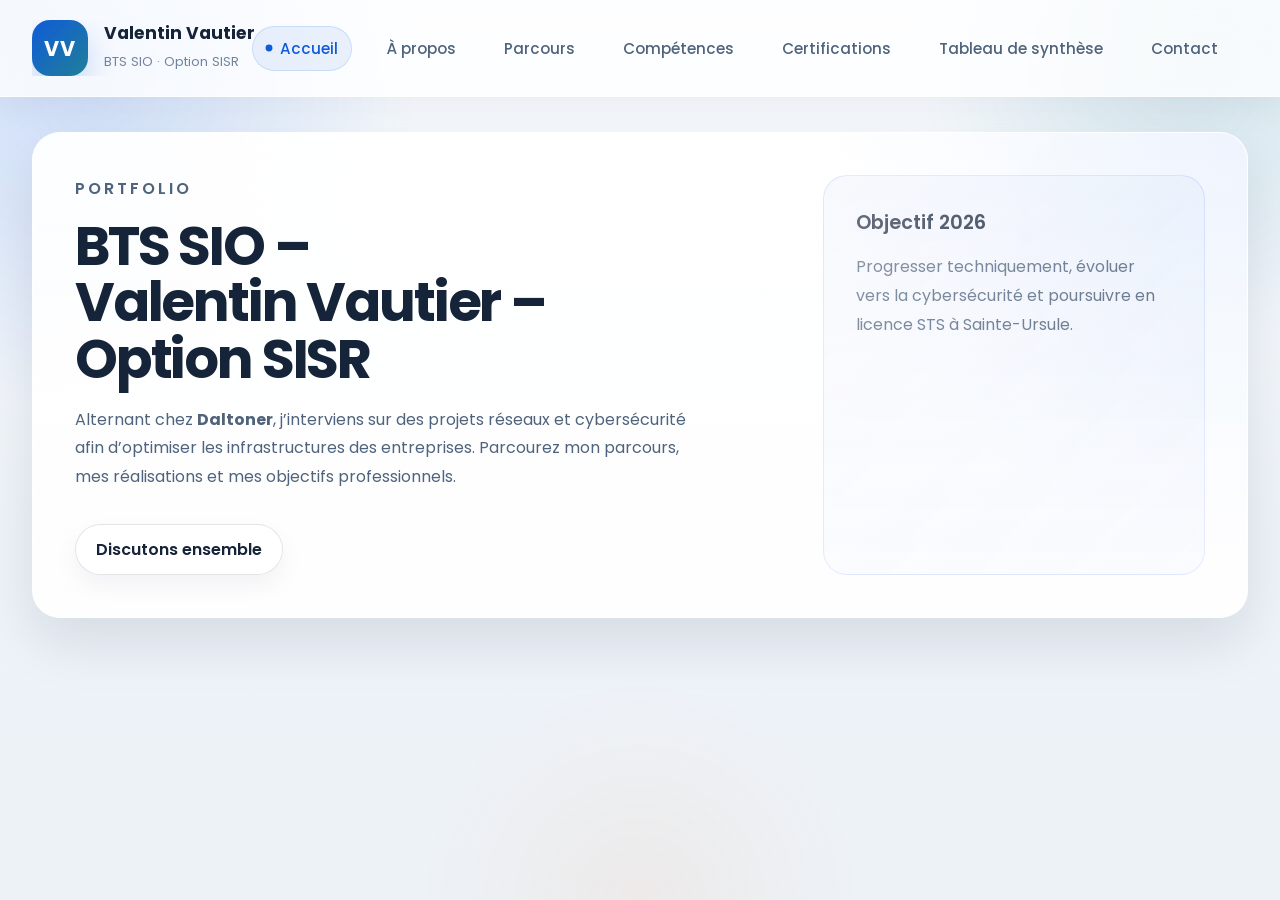
<file: index.html>
<!DOCTYPE HTML>
<HTML lang="fr">
  <head>
    <meta charset="UTF-8" />
    <meta name="viewport" content="width=device-width, initial-scale=1.0" />
    <title>Valentin Vautier · Portfolio BTS SIO</title>
    <link rel="preconnect" href="https://fonts.googleapis.com" />
    <link rel="preconnect" href="https://fonts.gstatic.com" crossorigin />
    <link
      href="https://fonts.googleapis.com/css2?family=Poppins:wght@300;400;500;600;700&display=swap"
      rel="stylesheet"
    />
    <link rel="stylesheet" href="CSS/commun.css" />
    <link rel="stylesheet" href="CSS/accueil.css" />
  </head>
  <body>
    <div class="background-glow"></div>
    <aside class="sidebar">
      <button class="sidebar__toggle" aria-label="Ouvrir ou fermer le menu">
        <span></span>
        <span></span>
        <span></span>
      </button>
      <div class="sidebar__inner">
        <div class="profile">
          <div class="avatar" aria-hidden="true">VV</div>
          <h1>Valentin Vautier</h1>
          <p class="subtitle">BTS SIO · Option SISR</p>
        </div>
        <nav class="sidebar__nav" aria-label="Navigation principale">
          <a href="index.html" class="nav-link active">Accueil</a>
          <a href="HTML/a-propos.html" class="nav-link">À propos</a>
          <a href="HTML/parcours.html" class="nav-link">Parcours</a>
          <a href="HTML/competences.html" class="nav-link">Compétences</a>
          <a href="HTML/certifications.html" class="nav-link">Certifications</a>
          <a href="HTML/tableau-synthese.html" class="nav-link">Tableau de synthèse</a>
          <a href="HTML/contact.html" class="nav-link">Contact</a>
        </nav>            
        <footer class="sidebar__footer">
          <span class="" aria-hidden="true"></span>
          <span>Disponible pour de nouveaux défis cybersécurité</span>
        </footer>
      </div>
    </aside>

    <main class="content">
      <section id="hero" class="section hero">
        <div class="hero__text">
          <p class="hero__eyebrow">Portfolio</p>
          <h2>
            <span>BTS SIO –</span>
            <span>Valentin Vautier –</span>
            <span>Option SISR</span>
          </h2>
          <p>
           Alternant chez <strong>Daltoner</strong>, j’interviens sur des projets réseaux et cybersécurité afin d’optimiser les infrastructures des entreprises.
           Parcourez mon parcours, mes réalisations et mes objectifs professionnels.
          </p>
          <div class="hero__cta">
            <a href="HTML/contact.html" class="btn ghost">Discutons ensemble</a>
          </div>
        </div>
        <div class="hero__badge">
          <span class="badge-title">Objectif 2026
          </span>
          <p>
            Progresser techniquement, évoluer vers la cybersécurité et poursuivre
            en licence STS à Sainte-Ursule.
          </p>
        </div>
      </section>
    </main>

    <script src="JS/script.js"></script>
  </body>
</HTML>
</file>
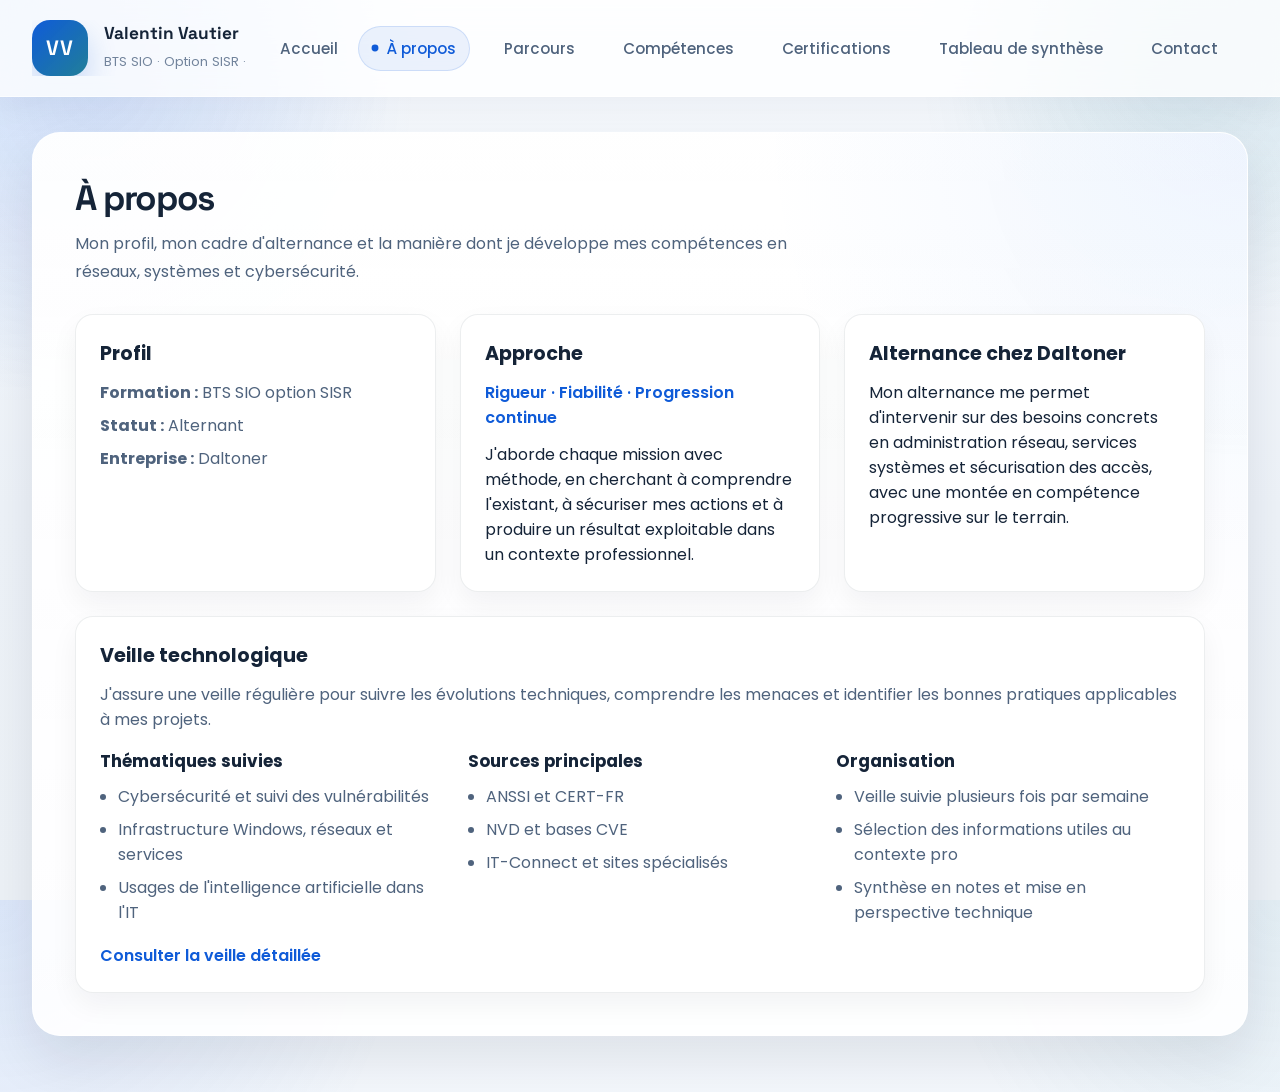
<file: HTML/a-propos.html>
<!DOCTYPE html>
<html lang="fr">
  <head>
    <meta charset="UTF-8" />
    <meta name="viewport" content="width=device-width, initial-scale=1.0" />
    <title>À propos · Portfolio Valentin Vautier</title>
    <link rel="preconnect" href="https://fonts.googleapis.com" />
    <link rel="preconnect" href="https://fonts.gstatic.com" crossorigin />
    <link
      href="https://fonts.googleapis.com/css2?family=Poppins:wght@300;400;500;600;700&family=Space+Grotesk:wght@500;700&display=swap"
      rel="stylesheet"
    />
    <link rel="stylesheet" href="../CSS/commun.css" />
    <link rel="stylesheet" href="../CSS/a-propos.css" />
  </head>
  <body>
    <div class="background-glow"></div>

    <aside class="sidebar">
      <button class="sidebar__toggle" aria-label="Ouvrir ou fermer le menu">
        <span></span>
        <span></span>
        <span></span>
      </button>
      <div class="sidebar__inner">
        <div class="profile">
          <div class="avatar" aria-hidden="true">VV</div>
          <h1>Valentin Vautier</h1>
          <p class="subtitle">BTS SIO · Option SISR · </p>
        </div>

        <nav class="sidebar__nav" aria-label="Navigation principale">
          <a href="../index.html" class="nav-link">Accueil</a>
          <a href="a-propos.html" class="nav-link active">À propos</a>
          <a href="parcours.html" class="nav-link">Parcours</a>
          <a href="competences.html" class="nav-link">Compétences</a>
          <a href="certifications.html" class="nav-link">Certifications</a>
          <a href="tableau-synthese.html" class="nav-link">Tableau de synthèse</a>
          <a href="contact.html" class="nav-link">Contact</a>
        </nav>

        <footer class="sidebar__footer">
          <span class="" aria-hidden="true"></span>
        </footer>
      </div>
    </aside>

    <main class="content">
      <section id="about" class="section about">
        <div class="section__header">
          <h2>À propos</h2>
          <p>
            Mon profil, mon cadre d'alternance et la manière dont je développe
            mes compétences en réseaux, systèmes et cybersécurité.
          </p>
        </div>

        <div class="about__grid">
          <article class="about__card">
            <h3>Profil</h3>
            <ul>
              <li><strong>Formation :</strong> BTS SIO option SISR</li>
              <li><strong>Statut :</strong> Alternant</li>
              <li><strong>Entreprise :</strong> Daltoner</li>
            </ul>
          </article>

          <article class="about__card">
            <h3>Approche</h3>
            <p class="tagline">Rigueur · Fiabilité · Progression continue</p>
            <p>
              J'aborde chaque mission avec méthode, en cherchant à comprendre
              l'existant, à sécuriser mes actions et à produire un résultat
              exploitable dans un contexte professionnel.
            </p>
          </article>

          <article class="about__card">
            <h3>Alternance chez Daltoner</h3>
            <p>
              Mon alternance me permet d'intervenir sur des besoins concrets en
              administration réseau, services systèmes et sécurisation des
              accès, avec une montée en compétence progressive sur le terrain.
            </p>
          </article>

          <article class="about__wide">
            <h3>Veille technologique</h3>

            <p class="about__wide-intro">
              J'assure une veille régulière pour suivre les évolutions
              techniques, comprendre les menaces et identifier les bonnes
              pratiques applicables à mes projets.
            </p>

            <div class="about__wide-grid">
              <div>
                <h4>Thématiques suivies</h4>
                <ul>
                  <li>Cybersécurité et suivi des vulnérabilités</li>
                  <li>Infrastructure Windows, réseaux et services</li>
                  <li>Usages de l'intelligence artificielle dans l'IT</li>
                </ul>
              </div>

              <div>
                <h4>Sources principales</h4>
                <ul>
                  <li>ANSSI et CERT-FR</li>
                  <li>NVD et bases CVE</li>
                  <li>IT-Connect et sites spécialisés</li>
                </ul>
              </div>

              <div>
                <h4>Organisation</h4>
                <ul>
                  <li>Veille suivie plusieurs fois par semaine</li>
                  <li>Sélection des informations utiles au contexte pro</li>
                  <li>Synthèse en notes et mise en perspective technique</li>
                </ul>
              </div>
            </div>

            <a href="veille.html" class="about__wide-link">Consulter la veille détaillée</a>
          </article>
        </div>
      </section>
    </main>

    <script src="../JS/script.js"></script>
  </body>
</html>
</file>
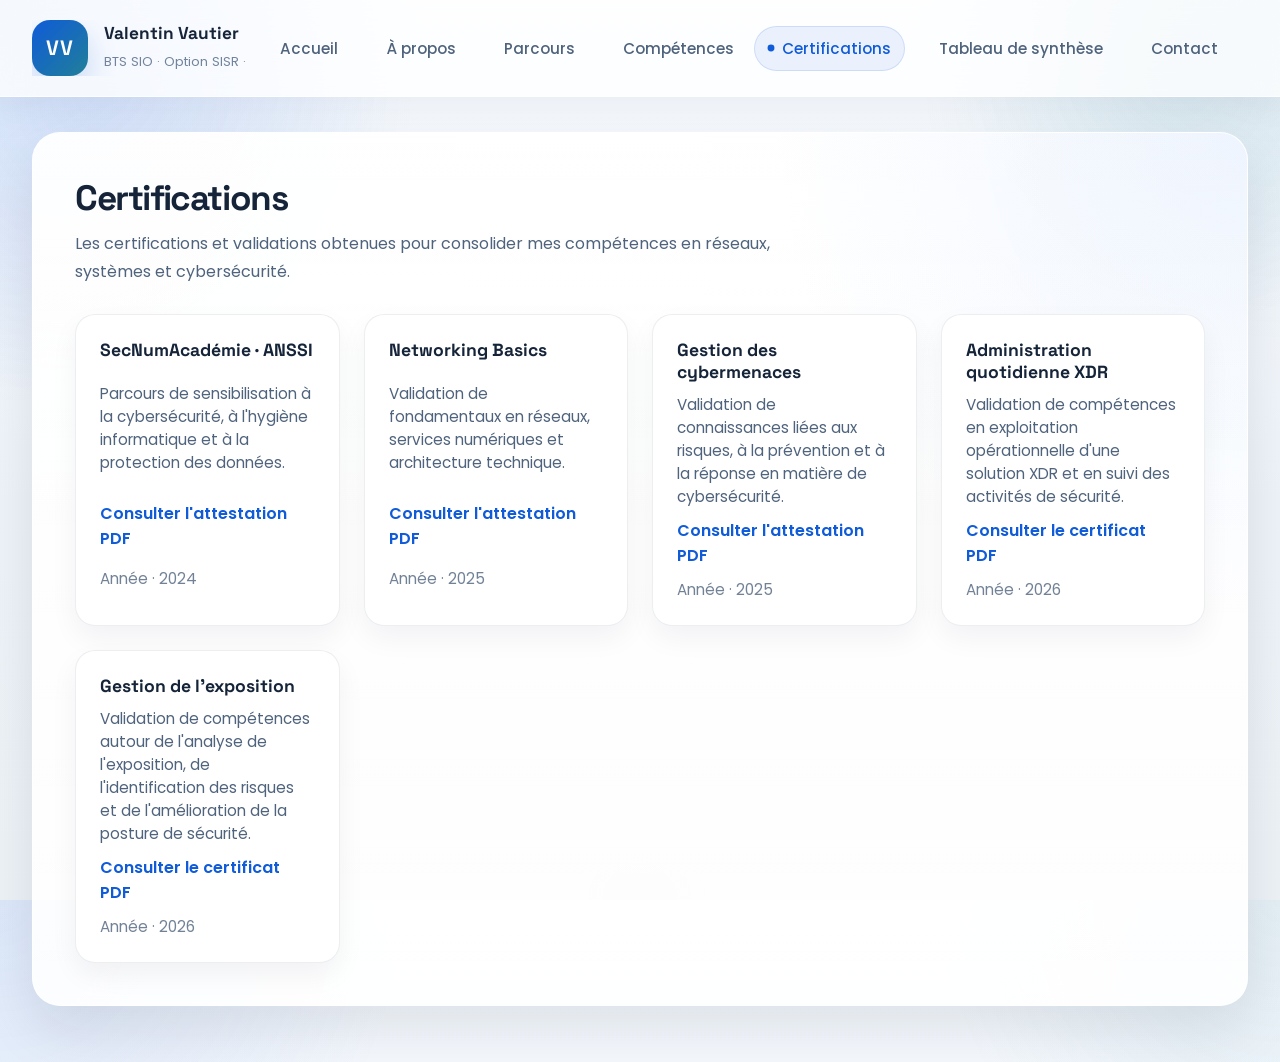
<file: HTML/certifications.html>
<!DOCTYPE html>
<html lang="fr">
  <head>
    <meta charset="UTF-8" />
    <meta name="viewport" content="width=device-width, initial-scale=1.0" />
    <title>Certifications · Portfolio Valentin Vautier</title>
    <link rel="preconnect" href="https://fonts.googleapis.com" />
    <link rel="preconnect" href="https://fonts.gstatic.com" crossorigin />
    <link
      href="https://fonts.googleapis.com/css2?family=Poppins:wght@300;400;500;600;700&family=Space+Grotesk:wght@500;700&display=swap"
      rel="stylesheet"
    />
    <link rel="stylesheet" href="../CSS/commun.css" />
    <link rel="stylesheet" href="../CSS/certifications.css" />
  </head>
  <body>
    <div class="background-glow"></div>

    <aside class="sidebar">
      <button class="sidebar__toggle" aria-label="Ouvrir ou fermer le menu">
        <span></span>
        <span></span>
        <span></span>
      </button>
      <div class="sidebar__inner">
        <div class="profile">
          <div class="avatar" aria-hidden="true">VV</div>
          <h1>Valentin Vautier</h1>
          <p class="subtitle">BTS SIO · Option SISR · </p>
        </div>

        <nav class="sidebar__nav" aria-label="Navigation principale">
          <a href="../index.html" class="nav-link">Accueil</a>
          <a href="a-propos.html" class="nav-link">À propos</a>
          <a href="parcours.html" class="nav-link">Parcours</a>
          <a href="competences.html" class="nav-link">Compétences</a>
          <a href="certifications.html" class="nav-link active">Certifications</a>
          <a href="tableau-synthese.html" class="nav-link">Tableau de synthèse</a>
          <a href="contact.html" class="nav-link">Contact</a>
        </nav>

        <footer class="sidebar__footer">
          <span class="" aria-hidden="true"></span>
          <span></span>
        </footer>
      </div>
    </aside>

    <main class="content">
      <section class="section certifications">
        <div class="section__header">
          <h2>Certifications</h2>
          <p>
            Les certifications et validations obtenues pour consolider mes
            compétences en réseaux, systèmes et cybersécurité.
          </p>
        </div>

        <div class="certifications__grid">
          <article class="cert-card">
            <h3>SecNumAcadémie · ANSSI</h3>
            <p>
              Parcours de sensibilisation à la cybersécurité, à l'hygiène
              informatique et à la protection des données.
            </p>
            <a
              class="cert-card__pdf"
              href="../PROCEDURE/Attestation SecNumAcademie Vautier Valentin.pdf"
              target="_blank"
              rel="noreferrer"
            >
              Consulter l'attestation PDF
            </a>
            <p class="cert-card__meta">Année · 2024</p>
          </article>

          <article class="cert-card">
            <h3>Networking Basics</h3>
            <p>
              Validation de fondamentaux en réseaux, services numériques et
              architecture technique.
            </p>
            <a
              class="cert-card__pdf"
              href="../PROCEDURE/Certificat networking Basics Valentin Vautier.pdf"
              target="_blank"
              rel="noreferrer"
            >
              Consulter l'attestation PDF
            </a>
            <p class="cert-card__meta">Année · 2025</p>
          </article>

          <article class="cert-card">
            <h3>Gestion des cybermenaces</h3>
            <p>
              Validation de connaissances liées aux risques, à la prévention et
              à la réponse en matière de cybersécurité.
            </p>
            <a
              class="cert-card__pdf"
              href="../PROCEDURE/Gestion des cybermenaces Valentin Vautier.pdf"
              target="_blank"
              rel="noreferrer"
            >
              Consulter l'attestation PDF
            </a>
            <p class="cert-card__meta">Année · 2025</p>
          </article>

          <article class="cert-card">
            <h3>Administration quotidienne XDR</h3>
            <p>
              Validation de compétences en exploitation opérationnelle d'une
              solution XDR et en suivi des activités de sécurité.
            </p>
            <a
              class="cert-card__pdf"
              href="../PROCEDURE/Administration quotidienne XDR.pdf"
              target="_blank"
              rel="noreferrer"
            >
              Consulter le certificat PDF
            </a>
            <p class="cert-card__meta">Année · 2026</p>
          </article>

          <article class="cert-card">
            <h3>Gestion de l'exposition</h3>
            <p>
              Validation de compétences autour de l'analyse de l'exposition, de
              l'identification des risques et de l'amélioration de la posture de
              sécurité.
            </p>
            <a
              class="cert-card__pdf"
              href="../PROCEDURE/Gestion de l_exposition.pdf"
              target="_blank"
              rel="noreferrer"
            >
              Consulter le certificat PDF
            </a>
            <p class="cert-card__meta">Année · 2026</p>
          </article>
        </div>
      </section>
    </main>

    <script src="../JS/script.js"></script>
  </body>
</html>
</file>
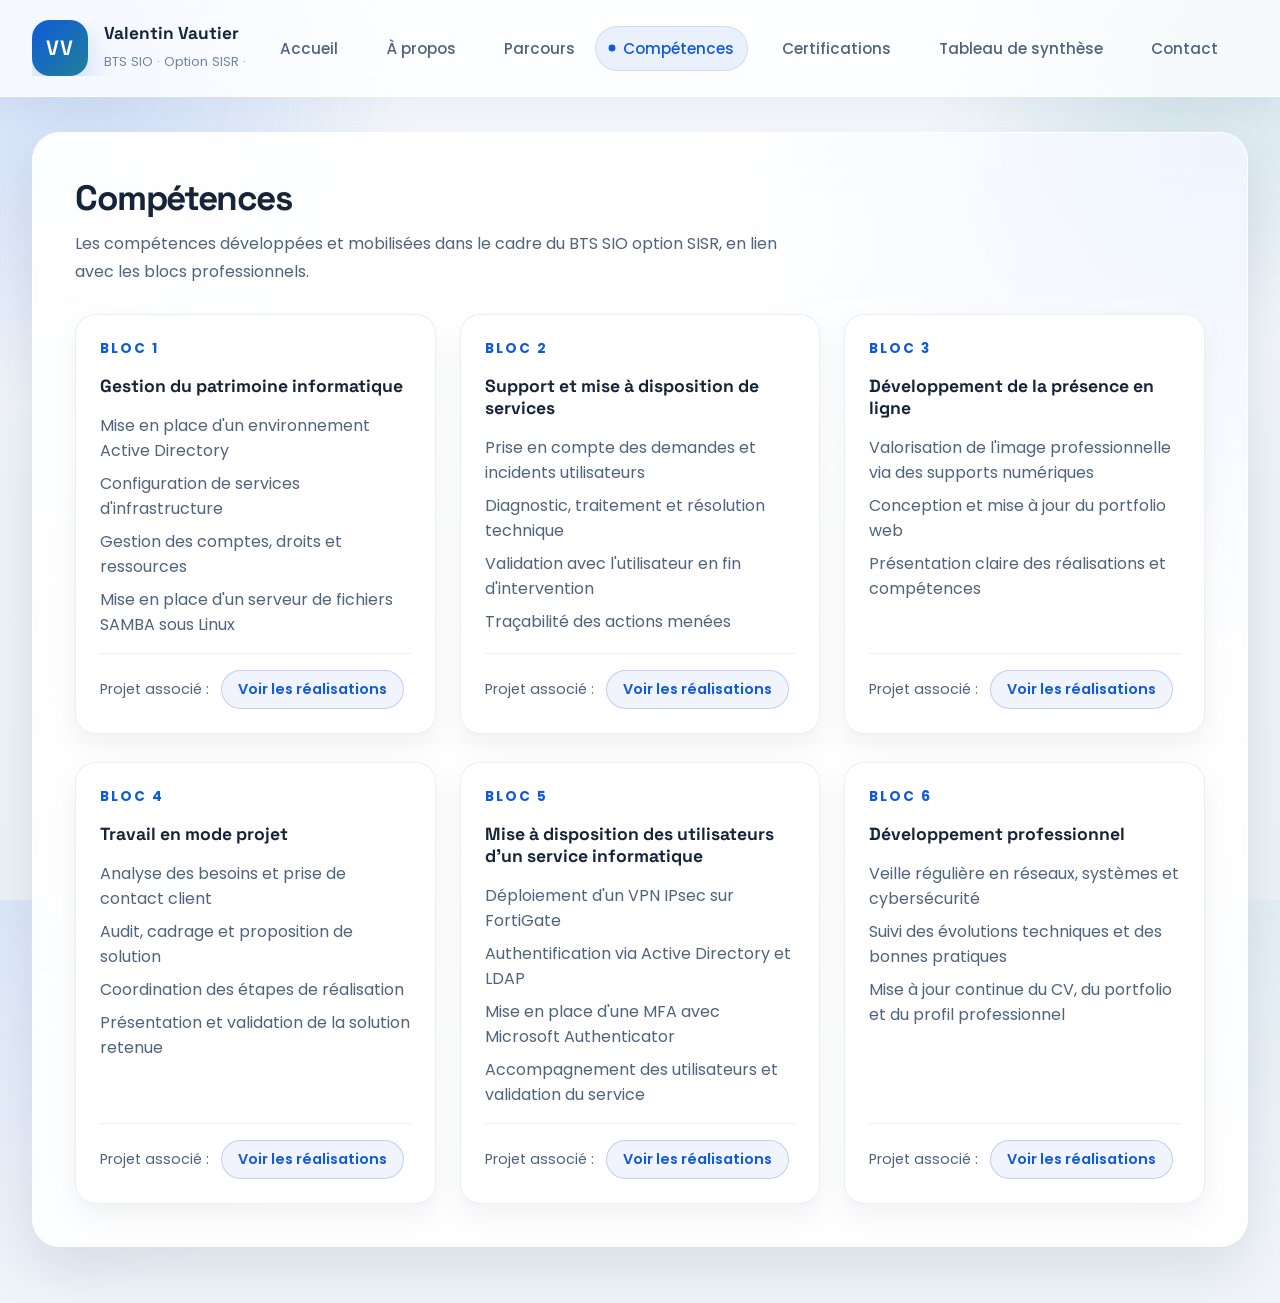
<file: HTML/competences.html>
<!DOCTYPE html>
<html lang="fr">
  <head>
    <meta charset="UTF-8" />
    <meta name="viewport" content="width=device-width, initial-scale=1.0" />
    <title>Compétences · Portfolio Valentin Vautier</title>
    <link rel="preconnect" href="https://fonts.googleapis.com" />
    <link rel="preconnect" href="https://fonts.gstatic.com" crossorigin />
    <link
      href="https://fonts.googleapis.com/css2?family=Poppins:wght@300;400;500;600;700&family=Space+Grotesk:wght@500;700&display=swap"
      rel="stylesheet"
    />
    <link rel="stylesheet" href="../CSS/commun.css" />
    <link rel="stylesheet" href="../CSS/competences.css" />
  </head>
  <body>
    <div class="background-glow"></div>
    <aside class="sidebar">
      <button class="sidebar__toggle" aria-label="Ouvrir ou fermer le menu">
        <span></span>
        <span></span>
        <span></span>
      </button>
      <div class="sidebar__inner">
        <div class="profile">
          <div class="avatar" aria-hidden="true">VV</div>
          <h1>Valentin Vautier</h1>
          <p class="subtitle">BTS SIO · Option SISR · </p>
        </div>
        <nav class="sidebar__nav" aria-label="Navigation principale">
          <a href="../index.html" class="nav-link">Accueil</a>
          <a href="a-propos.html" class="nav-link">À propos</a>
          <a href="parcours.html" class="nav-link">Parcours</a>
          <a href="competences.html" class="nav-link active">Compétences</a>
          <a href="certifications.html" class="nav-link">Certifications</a>
          <a href="tableau-synthese.html" class="nav-link">Tableau de synthèse</a>
          <a href="contact.html" class="nav-link">Contact</a>
        </nav>
        <footer class="sidebar__footer">
          <span class="" aria-hidden="true"></span>
          <span></span>
        </footer>
      </div>
    </aside>

    <main class="content">
      <section id="skills" class="section skills">
        <div class="section__header">
          <h2>Compétences</h2>
          <p>
            Les compétences développées et mobilisées dans le cadre du BTS SIO
            option SISR, en lien avec les blocs professionnels.
          </p>
        </div>

        <div class="skills__rows">
          <div class="skills__row skills__row--top">
            <article class="skill-card">
              <header>Bloc 1</header>
              <h3>Gestion du patrimoine informatique</h3>
              <ul>
                <li>Mise en place d'un environnement Active Directory</li>
                <li>Configuration de services d'infrastructure</li>
                <li>Gestion des comptes, droits et ressources</li>
                <li>Mise en place d'un serveur de fichiers SAMBA sous Linux</li>
              </ul>
              <div class="skill-card__project">
                <span>Projet associé :</span>
                <a class="skill-card__link" href="projets.html?bloc=1">Voir les réalisations</a>
              </div>
            </article>

            <article class="skill-card">
              <header>Bloc 2</header>
              <h3>Support et mise à disposition de services</h3>
              <ul>
                <li>Prise en compte des demandes et incidents utilisateurs</li>
                <li>Diagnostic, traitement et résolution technique</li>
                <li>Validation avec l'utilisateur en fin d'intervention</li>
                <li>Traçabilité des actions menées</li>
              </ul>
              <div class="skill-card__project">
                <span>Projet associé :</span>
                <a class="skill-card__link" href="projets.html?bloc=2">Voir les réalisations</a>
              </div>
            </article>

            <article class="skill-card">
              <header>Bloc 3</header>
              <h3>Développement de la présence en ligne</h3>
              <ul>
                <li>Valorisation de l'image professionnelle via des supports numériques</li>
                <li>Conception et mise à jour du portfolio web</li>
                <li>Présentation claire des réalisations et compétences</li>
              </ul>
              <div class="skill-card__project">
                <span>Projet associé :</span>
                <a class="skill-card__link" href="projets.html?bloc=3">Voir les réalisations</a>
              </div>
            </article>
          </div>

          <div class="skills__row skills__row--bottom">
            <article class="skill-card">
              <header>Bloc 4</header>
              <h3>Travail en mode projet</h3>
              <ul>
                <li>Analyse des besoins et prise de contact client</li>
                <li>Audit, cadrage et proposition de solution</li>
                <li>Coordination des étapes de réalisation</li>
                <li>Présentation et validation de la solution retenue</li>
              </ul>
              <div class="skill-card__project">
                <span>Projet associé :</span>
                <a class="skill-card__link" href="projets.html?bloc=4">Voir les réalisations</a>
              </div>
            </article>

            <article class="skill-card">
              <header>Bloc 5</header>
              <h3>Mise à disposition des utilisateurs d'un service informatique</h3>
              <ul>
                <li>Déploiement d'un VPN IPsec sur FortiGate</li>
                <li>Authentification via Active Directory et LDAP</li>
                <li>Mise en place d'une MFA avec Microsoft Authenticator</li>
                <li>Accompagnement des utilisateurs et validation du service</li>
              </ul>
              <div class="skill-card__project">
                <span>Projet associé :</span>
                <a class="skill-card__link" href="projets.html?bloc=5">Voir les réalisations</a>
              </div>
            </article>

            <article class="skill-card">
              <header>Bloc 6</header>
              <h3>Développement professionnel</h3>
              <ul>
                <li>Veille régulière en réseaux, systèmes et cybersécurité</li>
                <li>Suivi des évolutions techniques et des bonnes pratiques</li>
                <li>Mise à jour continue du CV, du portfolio et du profil professionnel</li>
              </ul>
              <div class="skill-card__project">
                <span>Projet associé :</span>
                <a class="skill-card__link" href="projets.html?bloc=6">Voir les réalisations</a>
              </div>
            </article>
          </div>
        </div>
      </section>
    </main>

    <script src="../JS/script.js"></script>
  </body>
</html>
</file>
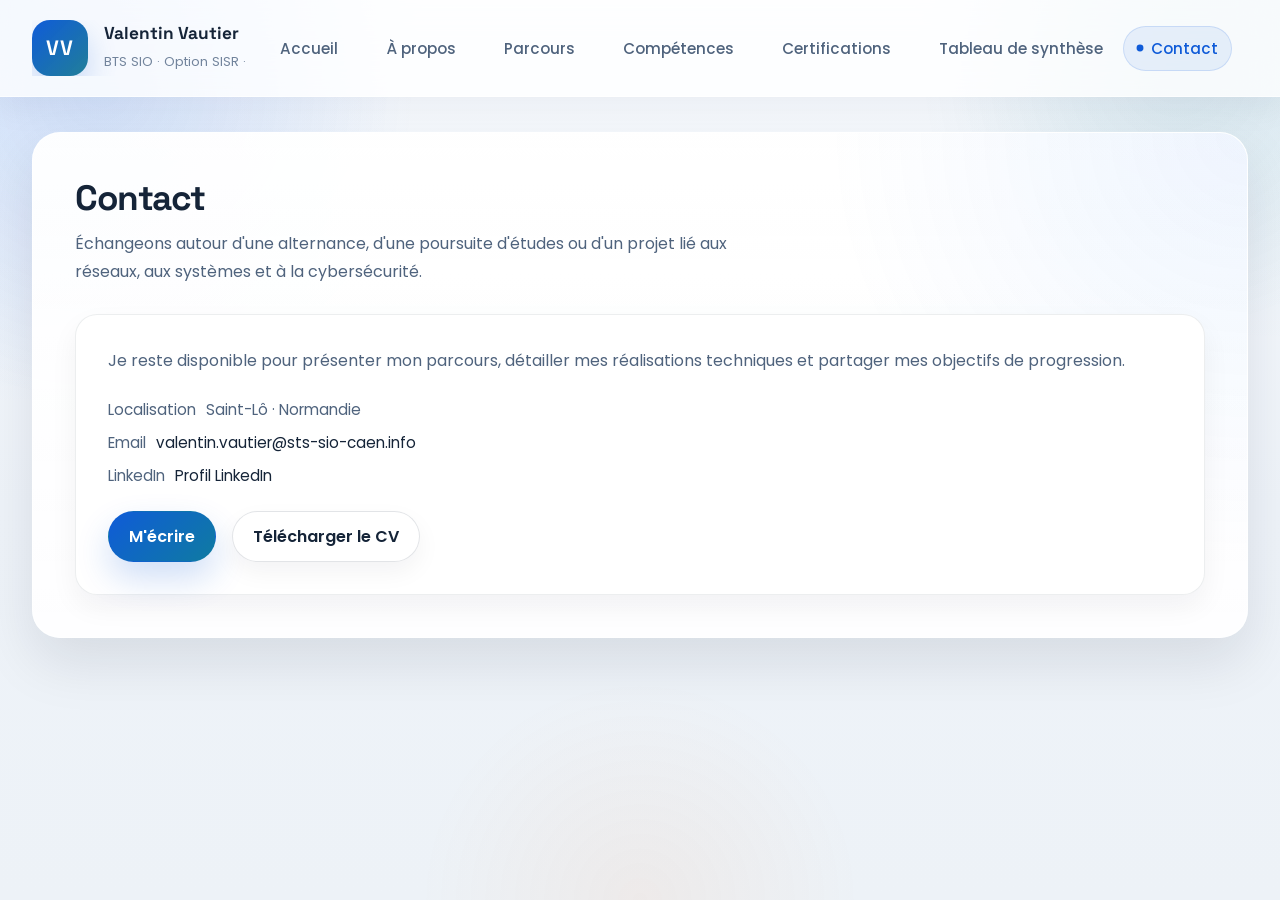
<file: HTML/contact.html>
<!DOCTYPE html>
<html lang="fr">
  <head>
    <meta charset="UTF-8" />
    <meta name="viewport" content="width=device-width, initial-scale=1.0" />
    <title>Contact · Portfolio Valentin Vautier</title>
    <link rel="preconnect" href="https://fonts.googleapis.com" />
    <link rel="preconnect" href="https://fonts.gstatic.com" crossorigin />
    <link
      href="https://fonts.googleapis.com/css2?family=Poppins:wght@300;400;500;600;700&family=Space+Grotesk:wght@500;700&display=swap"
      rel="stylesheet"
    />
    <link rel="stylesheet" href="../CSS/commun.css" />
    <link rel="stylesheet" href="../CSS/contact.css" />
  </head>
  <body>
    <div class="background-glow"></div>
    <aside class="sidebar">
      <button class="sidebar__toggle" aria-label="Ouvrir ou fermer le menu">
        <span></span>
        <span></span>
        <span></span>
      </button>
      <div class="sidebar__inner">
        <div class="profile">
          <div class="avatar" aria-hidden="true">VV</div>
          <h1>Valentin Vautier</h1>
          <p class="subtitle">BTS SIO · Option SISR · </p>
        </div>
        <nav class="sidebar__nav" aria-label="Navigation principale">
          <a href="../index.html" class="nav-link">Accueil</a>
          <a href="a-propos.html" class="nav-link">À propos</a>
          <a href="parcours.html" class="nav-link">Parcours</a>
          <a href="competences.html" class="nav-link">Compétences</a>
          <a href="certifications.html" class="nav-link">Certifications</a>
          <a href="tableau-synthese.html" class="nav-link">Tableau de synthèse</a>
          <a href="contact.html" class="nav-link active">Contact</a>
        </nav>
        <footer class="sidebar__footer">
          <span class="" aria-hidden="true"></span>
          <span></span>
        </footer>
      </div>
    </aside>

    <main class="content">
      <section id="contact" class="section contact">
        <div class="section__header">
          <h2>Contact</h2>
          <p>
            Échangeons autour d'une alternance, d'une poursuite d'études ou
            d'un projet lié aux réseaux, aux systèmes et à la cybersécurité.
          </p>
        </div>
        <div class="contact__card">
          <p>
            Je reste disponible pour présenter mon parcours, détailler mes
            réalisations techniques et partager mes objectifs de progression.
          </p>
          <ul class="contact__details">
            <li><span aria-hidden="true">Localisation</span>Saint-Lô · Normandie</li>
            <li>
              <span aria-hidden="true">Email</span>
              <a href="mailto:valentin.vautier@sts-sio-caen.info">valentin.vautier@sts-sio-caen.info</a>
            </li>
            <li>
              <span aria-hidden="true">LinkedIn</span>
              <a href="https://www.linkedin.com" target="_blank" rel="noreferrer">Profil LinkedIn</a>
            </li>
          </ul>
          <div class="contact__actions">
            <a class="btn primary" href="mailto:valentin.vautier@sts-sio-caen.info">M'écrire</a>
            <a class="btn ghost" href="../PROCEDURE/CV Vautier Valentin.pdf" download>
              Télécharger le CV
            </a>
          </div>
        </div>
      </section>
    </main>

    <script src="../JS/script.js"></script>
  </body>
</html>
</file>
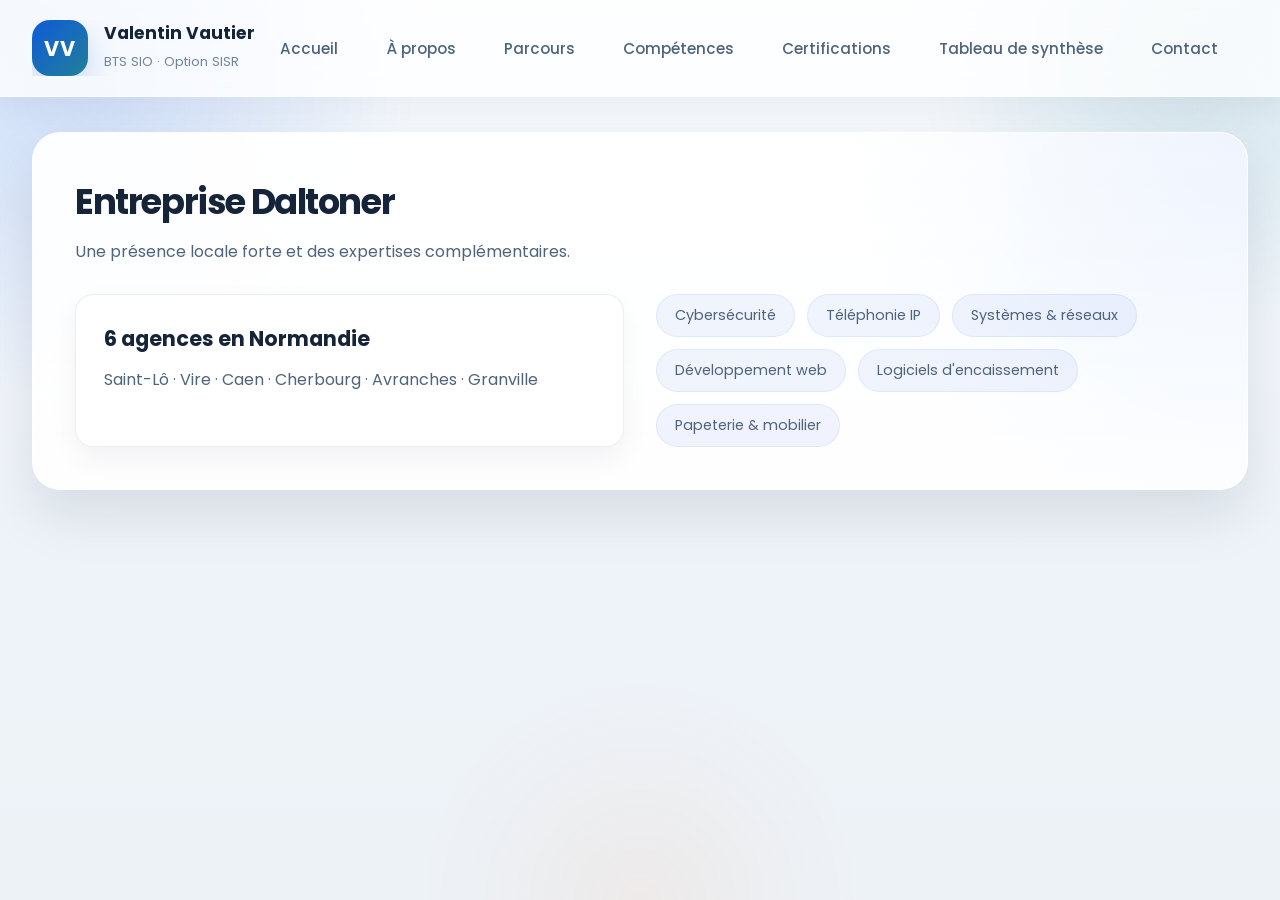
<file: HTML/entreprise.html>
﻿<!DOCTYPE html>
<html lang="fr">
  <head>
    <meta charset="UTF-8" />
    <meta name="viewport" content="width=device-width, initial-scale=1.0" />
    <title>Entreprise Daltoner · Portfolio Valentin Vautier</title>
    <link rel="preconnect" href="https://fonts.googleapis.com" />
    <link rel="preconnect" href="https://fonts.gstatic.com" crossorigin />
    <link
      href="https://fonts.googleapis.com/css2?family=Poppins:wght@300;400;500;600;700&display=swap"
      rel="stylesheet"
    />
    <link rel="stylesheet" href="../CSS/commun.css" />
    <link rel="stylesheet" href="../CSS/entreprise.css" />
  </head>
  <body>
    <div class="background-glow"></div>
    <aside class="sidebar">
      <button class="sidebar__toggle" aria-label="Ouvrir ou fermer le menu">
        <span></span>
        <span></span>
        <span></span>
      </button>
      <div class="sidebar__inner">
        <div class="profile">
          <div class="avatar" aria-hidden="true">VV</div>
          <h1>Valentin Vautier</h1>
          <p class="subtitle">BTS SIO · Option SISR</p>
        </div>
        <nav class="sidebar__nav" aria-label="Navigation principale">
          <a href="../index.html" class="nav-link active">Accueil</a>
          <a href="a-propos.html" class="nav-link">À propos</a>
          <a href="parcours.html" class="nav-link">Parcours</a>
          <a href="competences.html" class="nav-link">Compétences</a>
          <a href="certifications.html" class="nav-link">Certifications</a>
          <a href="tableau-synthese.html" class="nav-link">Tableau de synthèse</a>
          <a href="contact.html" class="nav-link">Contact</a>
        </nav>
        <footer class="sidebar__footer">
          <span class="" aria-hidden="true"></span>
          <span></span>
        </footer>
      </div>
    </aside>

    <main class="content">
      <section id="path" class="section path">
        <div class="section__header">
          <h2>Entreprise Daltoner</h2>
          <p>Une présence locale forte et des expertises complémentaires.</p>
        </div>
        <div class="path__content">
          <div class="path__map">
            <h3>6 agences en Normandie</h3>
            <p>Saint-Lô · Vire · Caen · Cherbourg · Avranches · Granville</p>
          </div>
          <div class="path__chips">
            <span>Cybersécurité</span>
            <span>Téléphonie IP</span>
            <span>Systèmes &amp; réseaux</span>
            <span>Développement web</span>
            <span>Logiciels d'encaissement</span>
            <span>Papeterie &amp; mobilier</span>
          </div>
        </div>
      </section>
    </main>

    <script src="../JS/script.js"></script>
  </body>
</html>
</file>
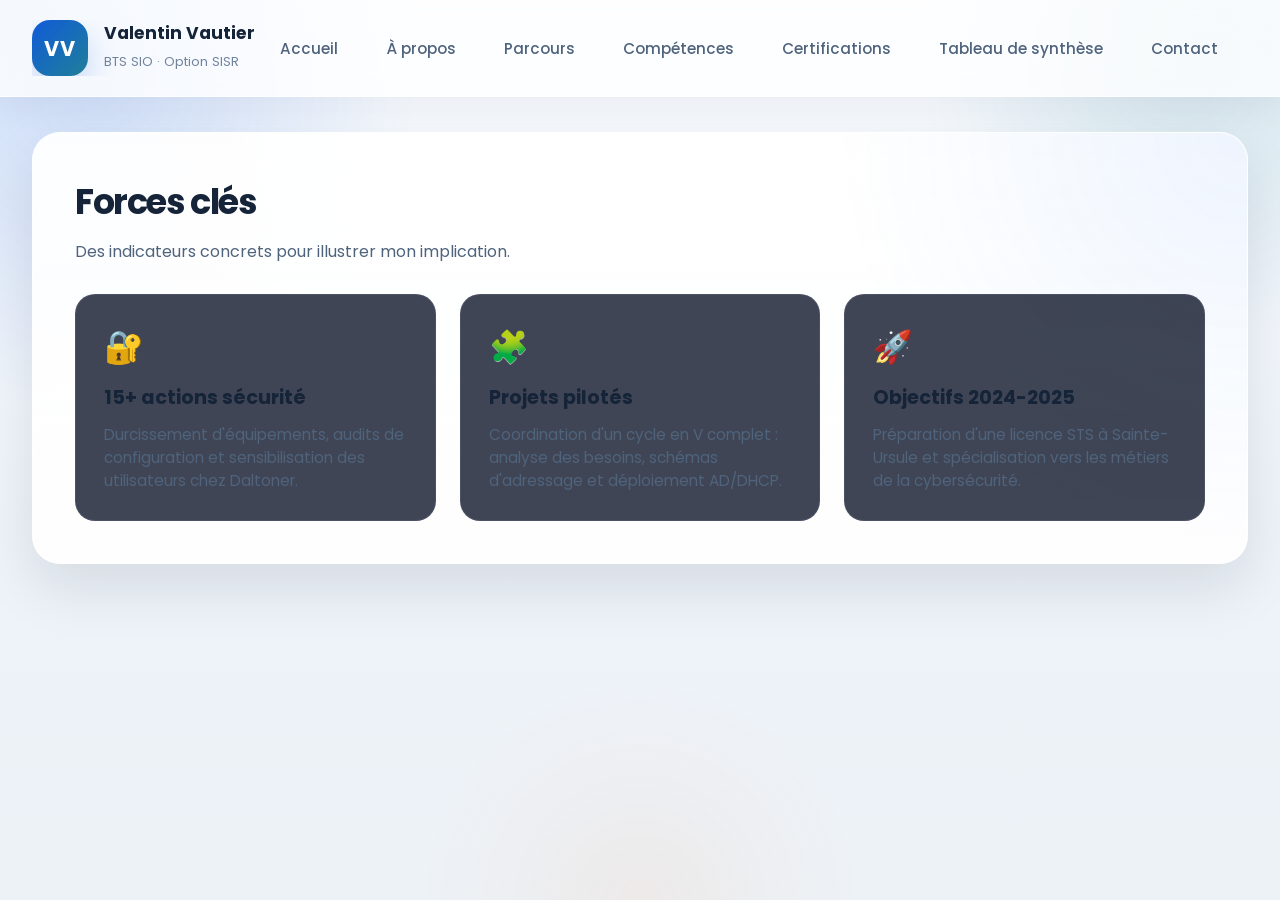
<file: HTML/forces.html>
﻿<!DOCTYPE html>
<html lang="fr">
  <head>
    <meta charset="UTF-8" />
    <meta name="viewport" content="width=device-width, initial-scale=1.0" />
    <title>Forces clés · Portfolio Valentin Vautier</title>
    <link rel="preconnect" href="https://fonts.googleapis.com" />
    <link rel="preconnect" href="https://fonts.gstatic.com" crossorigin />
    <link
      href="https://fonts.googleapis.com/css2?family=Poppins:wght@300;400;500;600;700&display=swap"
      rel="stylesheet"
    />
    <link rel="stylesheet" href="../CSS/commun.css" />
    <link rel="stylesheet" href="../CSS/forces.css" />
  </head>
  <body>
    <div class="background-glow"></div>
    <aside class="sidebar">
      <button class="sidebar__toggle" aria-label="Ouvrir ou fermer le menu">
        <span></span>
        <span></span>
        <span></span>
      </button>
      <div class="sidebar__inner">
        <div class="profile">
          <div class="avatar" aria-hidden="true">VV</div>
          <h1>Valentin Vautier</h1>
          <p class="subtitle">BTS SIO · Option SISR</p>
        </div>
        <nav class="sidebar__nav" aria-label="Navigation principale">
          <a href="../index.html" class="nav-link active">Accueil</a>
          <a href="a-propos.html" class="nav-link">À propos</a>
          <a href="parcours.html" class="nav-link">Parcours</a>
          <a href="competences.html" class="nav-link">Compétences</a>
          <a href="certifications.html" class="nav-link">Certifications</a>
          <a href="tableau-synthese.html" class="nav-link">Tableau de synthèse</a>
          <a href="contact.html" class="nav-link">Contact</a>
        </nav>
        <footer class="sidebar__footer">
          <span class="" aria-hidden="true"></span>
          <span></span>
        </footer>
      </div>
    </aside>

    <main class="content">
      <section id="highlights" class="section highlights">
        <div class="section__header">
          <h2>Forces clés</h2>
          <p>Des indicateurs concrets pour illustrer mon implication.</p>
        </div>
        <div class="highlight__grid">
          <article class="highlight-card">
            <div class="highlight-card__icon" aria-hidden="true">🔐</div>
            <h3>15+ actions sécurité</h3>
            <p>
              Durcissement d'équipements, audits de configuration et sensibilisation
              des utilisateurs chez Daltoner.
            </p>
          </article>
          <article class="highlight-card">
            <div class="highlight-card__icon" aria-hidden="true">🧩</div>
            <h3>Projets pilotés</h3>
            <p>
              Coordination d'un cycle en V complet : analyse des besoins, schémas
              d'adressage et déploiement AD/DHCP.
            </p>
          </article>
          <article class="highlight-card">
            <div class="highlight-card__icon" aria-hidden="true">🚀</div>
            <h3>Objectifs 2024-2025</h3>
            <p>
              Préparation d'une licence STS à Sainte-Ursule et spécialisation vers
              les métiers de la cybersécurité.
            </p>
          </article>
        </div>
      </section>
    </main>

    <script src="../JS/script.js"></script>
  </body>
</html>
</file>
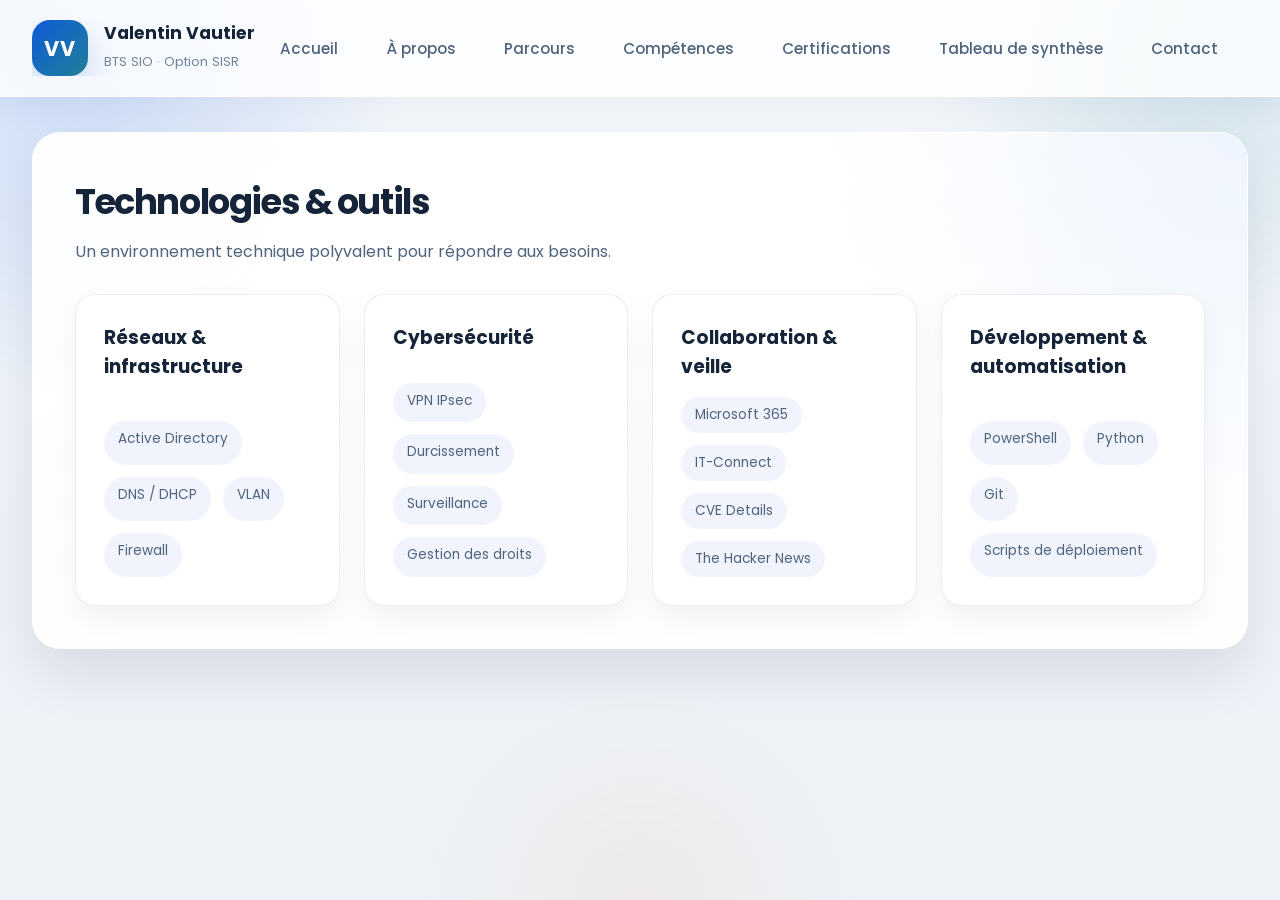
<file: HTML/outils.html>
﻿<!DOCTYPE html>
<html lang="fr">
  <head>
    <meta charset="UTF-8" />
    <meta name="viewport" content="width=device-width, initial-scale=1.0" />
    <title>Technologies &amp; outils · Portfolio Valentin Vautier</title>
    <link rel="preconnect" href="https://fonts.googleapis.com" />
    <link rel="preconnect" href="https://fonts.gstatic.com" crossorigin />
    <link
      href="https://fonts.googleapis.com/css2?family=Poppins:wght@300;400;500;600;700&display=swap"
      rel="stylesheet"
    />
    <link rel="stylesheet" href="../CSS/commun.css" />
    <link rel="stylesheet" href="../CSS/outils.css" />
  </head>
  <body>
    <div class="background-glow"></div>
    <aside class="sidebar">
      <button class="sidebar__toggle" aria-label="Ouvrir ou fermer le menu">
        <span></span>
        <span></span>
        <span></span>
      </button>
      <div class="sidebar__inner">
        <div class="profile">
          <div class="avatar" aria-hidden="true">VV</div>
          <h1>Valentin Vautier</h1>
          <p class="subtitle">BTS SIO · Option SISR</p>
        </div>
        <nav class="sidebar__nav" aria-label="Navigation principale">
          <a href="../index.html" class="nav-link active">Accueil</a>
          <a href="a-propos.html" class="nav-link">À propos</a>
          <a href="parcours.html" class="nav-link">Parcours</a>
          <a href="competences.html" class="nav-link">Compétences</a>
          <a href="certifications.html" class="nav-link">Certifications</a>
          <a href="tableau-synthese.html" class="nav-link">Tableau de synthèse</a>
          <a href="contact.html" class="nav-link">Contact</a>
        </nav>
        <footer class="sidebar__footer">
          <span class="" aria-hidden="true"></span>
          <span></span>
        </footer>
      </div>
    </aside>

    <main class="content">
      <section id="tools" class="section tools">
        <div class="section__header">
          <h2>Technologies &amp; outils</h2>
          <p>Un environnement technique polyvalent pour répondre aux besoins.</p>
        </div>
        <div class="tools__grid">
          <article class="tool-card">
            <h3>Réseaux &amp; infrastructure</h3>
            <div class="tool-card__tags">
              <span>Active Directory</span>
              <span>DNS / DHCP</span>
              <span>VLAN</span>
              <span>Firewall</span>
            </div>
          </article>
          <article class="tool-card">
            <h3>Cybersécurité</h3>
            <div class="tool-card__tags">
              <span>VPN IPsec</span>
              <span>Durcissement</span>
              <span>Surveillance</span>
              <span>Gestion des droits</span>
            </div>
          </article>
          <article class="tool-card">
            <h3>Collaboration &amp; veille</h3>
            <div class="tool-card__tags">
              <span>Microsoft 365</span>
              <span>IT-Connect</span>
              <span>CVE Details</span>
              <span>The Hacker News</span>
            </div>
          </article>
          <article class="tool-card">
            <h3>Développement &amp; automatisation</h3>
            <div class="tool-card__tags">
              <span>PowerShell</span>
              <span>Python</span>
              <span>Git</span>
              <span>Scripts de déploiement</span>
            </div>
          </article>
        </div>
      </section>
    </main>

    <script src="../JS/script.js"></script>
  </body>
</html>
</file>
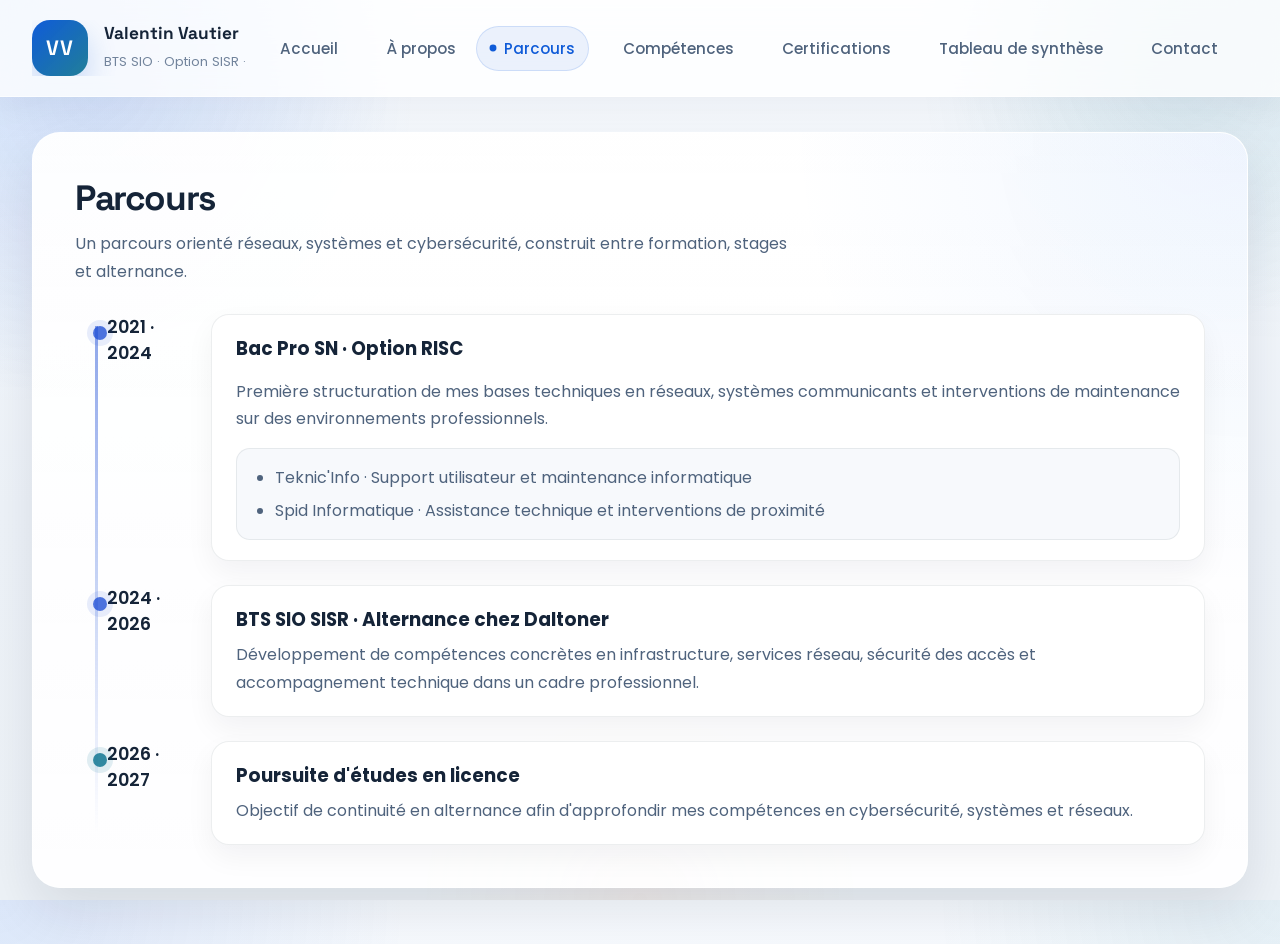
<file: HTML/parcours.html>
<!DOCTYPE html>
<html lang="fr">
  <head>
    <meta charset="UTF-8" />
    <meta name="viewport" content="width=device-width, initial-scale=1.0" />
    <title>Parcours · Portfolio Valentin Vautier</title>
    <link rel="preconnect" href="https://fonts.googleapis.com" />
    <link rel="preconnect" href="https://fonts.gstatic.com" crossorigin />
    <link
      href="https://fonts.googleapis.com/css2?family=Poppins:wght@300;400;500;600;700&family=Space+Grotesk:wght@500;700&display=swap"
      rel="stylesheet"
    />
    <link rel="stylesheet" href="../CSS/commun.css" />
    <link rel="stylesheet" href="../CSS/parcours.css" />
  </head>
  <body>
    <div class="background-glow"></div>
    <aside class="sidebar">
      <button class="sidebar__toggle" aria-label="Ouvrir ou fermer le menu">
        <span></span>
        <span></span>
        <span></span>
      </button>
      <div class="sidebar__inner">
        <div class="profile">
          <div class="avatar" aria-hidden="true">VV</div>
          <h1>Valentin Vautier</h1>
          <p class="subtitle">BTS SIO · Option SISR · </p>
        </div>
        <nav class="sidebar__nav" aria-label="Navigation principale">
          <a href="../index.html" class="nav-link">Accueil</a>
          <a href="a-propos.html" class="nav-link">À propos</a>
          <a href="parcours.html" class="nav-link active">Parcours</a>
          <a href="competences.html" class="nav-link">Compétences</a>
          <a href="certifications.html" class="nav-link">Certifications</a>
          <a href="tableau-synthese.html" class="nav-link">Tableau de synthèse</a>
          <a href="contact.html" class="nav-link">Contact</a>
        </nav>
        <footer class="sidebar__footer">
          <span class="" aria-hidden="true"></span>
          <span></span>
        </footer>
      </div>
    </aside>

    <main class="content">
      <section id="journey" class="section journey">
        <div class="section__header">
          <h2>Parcours</h2>
          <p>
            Un parcours orienté réseaux, systèmes et cybersécurité, construit
            entre formation, stages et alternance.
          </p>
        </div>

        <div class="journey__timeline">
          <article class="timeline-item timeline-item--accordion">
            <span class="timeline-item__date">2021 · 2024</span>
            <div class="timeline-item__body">
              <div class="timeline-item__header">
                <h3>Bac Pro SN · Option RISC</h3>
              </div>
              <p>
                Première structuration de mes bases techniques en réseaux,
                systèmes communicants et interventions de maintenance sur des
                environnements professionnels.
              </p>
              <div class="timeline-item__panel" id="journey-stages" hidden>
                <ul>
                  <li>Teknic'Info · Support utilisateur et maintenance informatique</li>
                  <li>Spid Informatique · Assistance technique et interventions de proximité</li>
                </ul>
              </div>
            </div>
          </article>

          <article class="timeline-item">
            <span class="timeline-item__date">2024 · 2026</span>
            <div class="timeline-item__body">
              <h3>BTS SIO SISR · Alternance chez Daltoner</h3>
              <p>
                Développement de compétences concrètes en infrastructure,
                services réseau, sécurité des accès et accompagnement technique
                dans un cadre professionnel.
              </p>
            </div>
          </article>

          <article class="timeline-item future">
            <span class="timeline-item__date">2026 · 2027</span>
            <div class="timeline-item__body">
              <h3>Poursuite d'études en licence</h3>
              <p>
                Objectif de continuité en alternance afin d'approfondir mes
                compétences en cybersécurité, systèmes et réseaux.
              </p>
            </div>
          </article>
        </div>
      </section>
    </main>

    <script src="../JS/script.js"></script>
  </body>
</html>
</file>
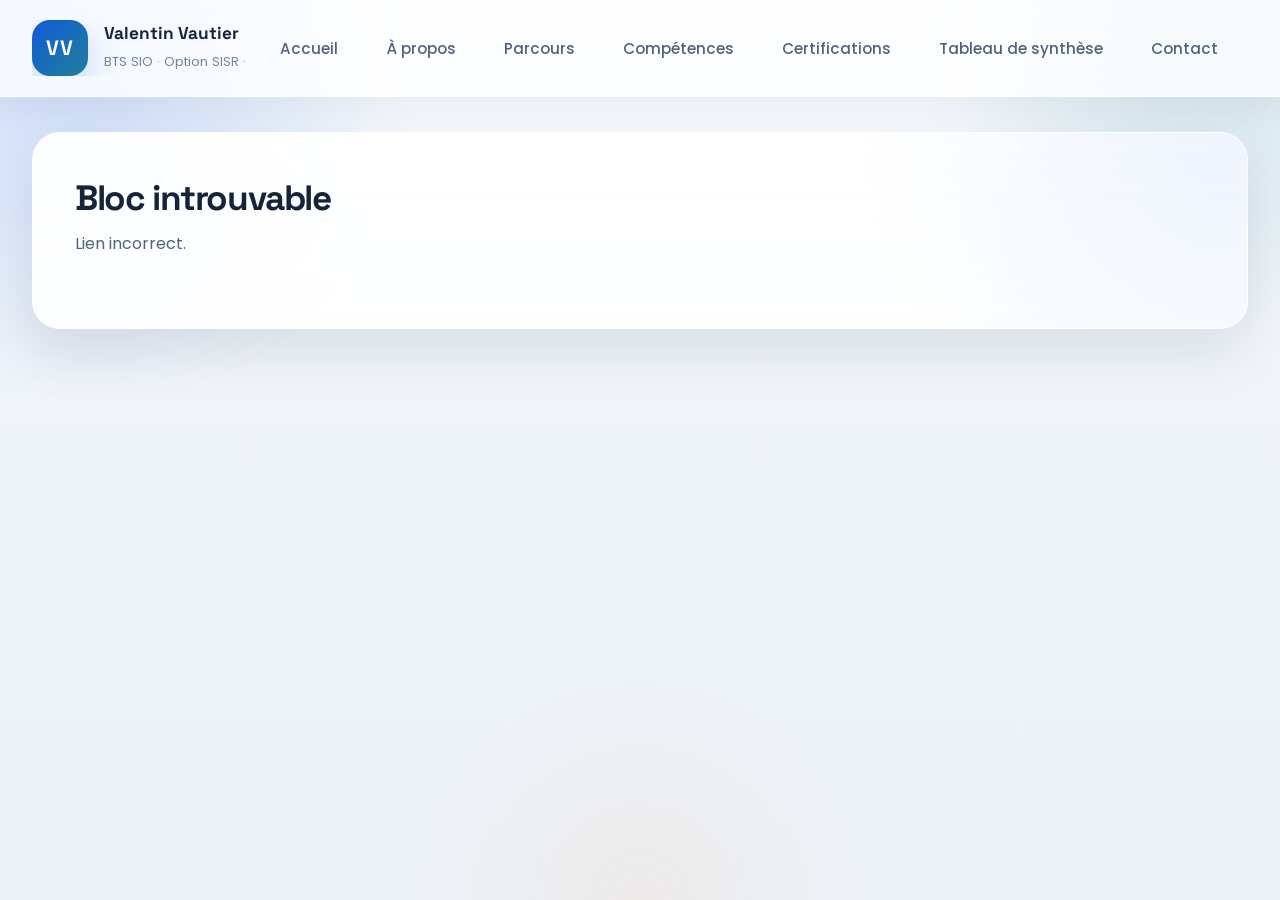
<file: HTML/projets.html>
<!DOCTYPE html>
<html lang="fr">
  <head>
    <meta charset="UTF-8" />
    <meta name="viewport" content="width=device-width, initial-scale=1.0" />
    <title>Projets · Portfolio Valentin Vautier</title>
    <link rel="preconnect" href="https://fonts.googleapis.com" />
    <link rel="preconnect" href="https://fonts.gstatic.com" crossorigin />
    <link
      href="https://fonts.googleapis.com/css2?family=Poppins:wght@300;400;500;600;700&family=Space+Grotesk:wght@500;700&display=swap"
      rel="stylesheet"
    />
    <link rel="stylesheet" href="../CSS/commun.css" />
    <link rel="stylesheet" href="../CSS/projets.css" />
  </head>
  <body>
    <div class="background-glow"></div>

    <aside class="sidebar">
      <button class="sidebar__toggle" aria-label="Ouvrir ou fermer le menu">
        <span></span>
        <span></span>
        <span></span>
      </button>

      <div class="sidebar__inner">
        <div class="profile">
          <div class="avatar" aria-hidden="true">VV</div>
          <h1>Valentin Vautier</h1>
          <p class="subtitle">BTS SIO · Option SISR · </p>
        </div>

        <nav class="sidebar__nav" aria-label="Navigation principale">
          <a href="../index.html" class="nav-link">Accueil</a>
          <a href="a-propos.html" class="nav-link">À propos</a>
          <a href="parcours.html" class="nav-link">Parcours</a>
          <a href="competences.html" class="nav-link">Compétences</a>
          <a href="certifications.html" class="nav-link">Certifications</a>
          <a href="tableau-synthese.html" class="nav-link">Tableau de synthèse</a>
          <a href="contact.html" class="nav-link">Contact</a>
        </nav>

        <footer class="sidebar__footer">
          <span class="" aria-hidden="true"></span>
          <span></span>
        </footer>
      </div>
    </aside>

    <main class="content">
      <section id="projects" class="section projects">
        <div class="section__header">
          <h2 id="bloc-title">Chargement des réalisations</h2>
          <p id="bloc-description">
            Les projets associés à ce bloc présentent les réalisations
            techniques, le contexte de travail et les compétences mobilisées.
          </p>
        </div>

        <div class="projects__grid" id="projects-container"></div>
      </section>
    </main>

    <script src="../JS/projets.js"></script>
    <script src="../JS/script.js"></script>
  </body>
</html>
</file>
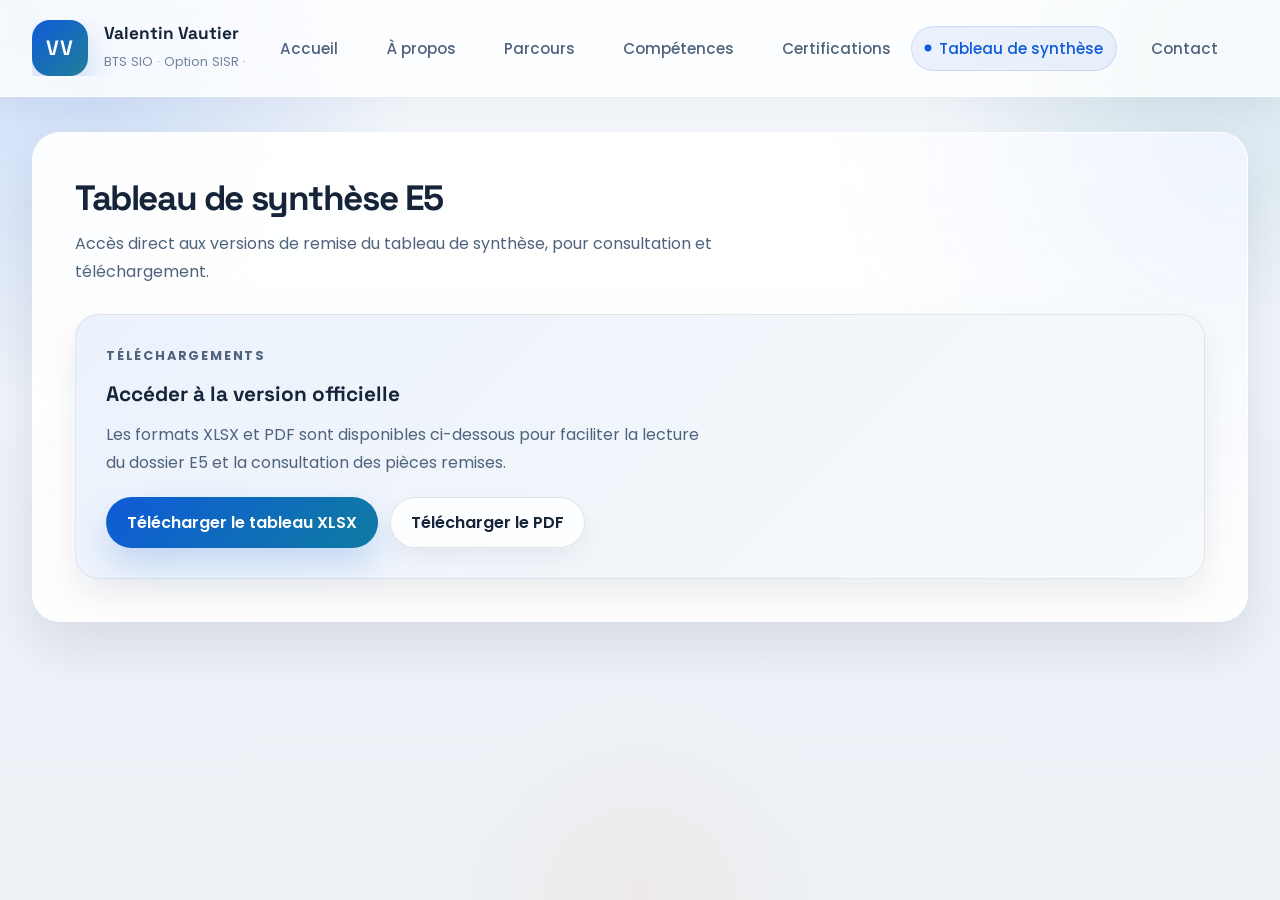
<file: HTML/tableau-synthese.html>
<!DOCTYPE html>
<html lang="fr">
  <head>
    <meta charset="UTF-8" />
    <meta name="viewport" content="width=device-width, initial-scale=1.0" />
    <title>Tableau de synthèse · Portfolio Valentin Vautier</title>
    <link rel="preconnect" href="https://fonts.googleapis.com" />
    <link rel="preconnect" href="https://fonts.gstatic.com" crossorigin />
    <link
      href="https://fonts.googleapis.com/css2?family=Poppins:wght@300;400;500;600;700&family=Space+Grotesk:wght@500;700&display=swap"
      rel="stylesheet"
    />
    <link rel="stylesheet" href="../CSS/commun.css" />
    <link rel="stylesheet" href="../CSS/tableau-synthese.css" />
  </head>
  <body>
    <div class="background-glow"></div>

    <aside class="sidebar">
      <button class="sidebar__toggle" aria-label="Ouvrir ou fermer le menu">
        <span></span>
        <span></span>
        <span></span>
      </button>
      <div class="sidebar__inner">
        <div class="profile">
          <div class="avatar" aria-hidden="true">VV</div>
          <h1>Valentin Vautier</h1>
          <p class="subtitle">BTS SIO · Option SISR · </p>
        </div>

        <nav class="sidebar__nav" aria-label="Navigation principale">
          <a href="../index.html" class="nav-link">Accueil</a>
          <a href="a-propos.html" class="nav-link">À propos</a>
          <a href="parcours.html" class="nav-link">Parcours</a>
          <a href="competences.html" class="nav-link">Compétences</a>
          <a href="certifications.html" class="nav-link">Certifications</a>
          <a href="tableau-synthese.html" class="nav-link active">Tableau de synthèse</a>
          <a href="contact.html" class="nav-link">Contact</a>
        </nav>

        <footer class="sidebar__footer">
          <span class="" aria-hidden="true"></span>
          <span></span>
        </footer>
      </div>
    </aside>

    <main class="content">
      <section class="section synthese">
        <div class="section__header">
          <h2>Tableau de synthèse E5</h2>
          <p>
            Accès direct aux versions de remise du tableau de synthèse, pour
            consultation et téléchargement.
          </p>
        </div>

        <article class="synthese-card synthese-card--downloads">
          <p class="synthese-card__eyebrow">Téléchargements</p>
          <h3>Accéder à la version officielle</h3>
          <p>
            Les formats XLSX et PDF sont disponibles ci-dessous pour faciliter
            la lecture du dossier E5 et la consultation des pièces remises.
          </p>
          <div class="synthese-card__actions">
            <a
              class="btn primary"
              href="../PROCEDURE/03-tableau-de-synthese-E5.xlsx"
              download
            >
              Télécharger le tableau XLSX
            </a>
            <a
              class="btn ghost"
              href="../PROCEDURE/03-tableau-de-synthese-E5.pdf"
              download
            >
              Télécharger le PDF
            </a>
          </div>
        </article>
      </section>
    </main>

    <script src="../JS/script.js"></script>
  </body>
</html>
</file>
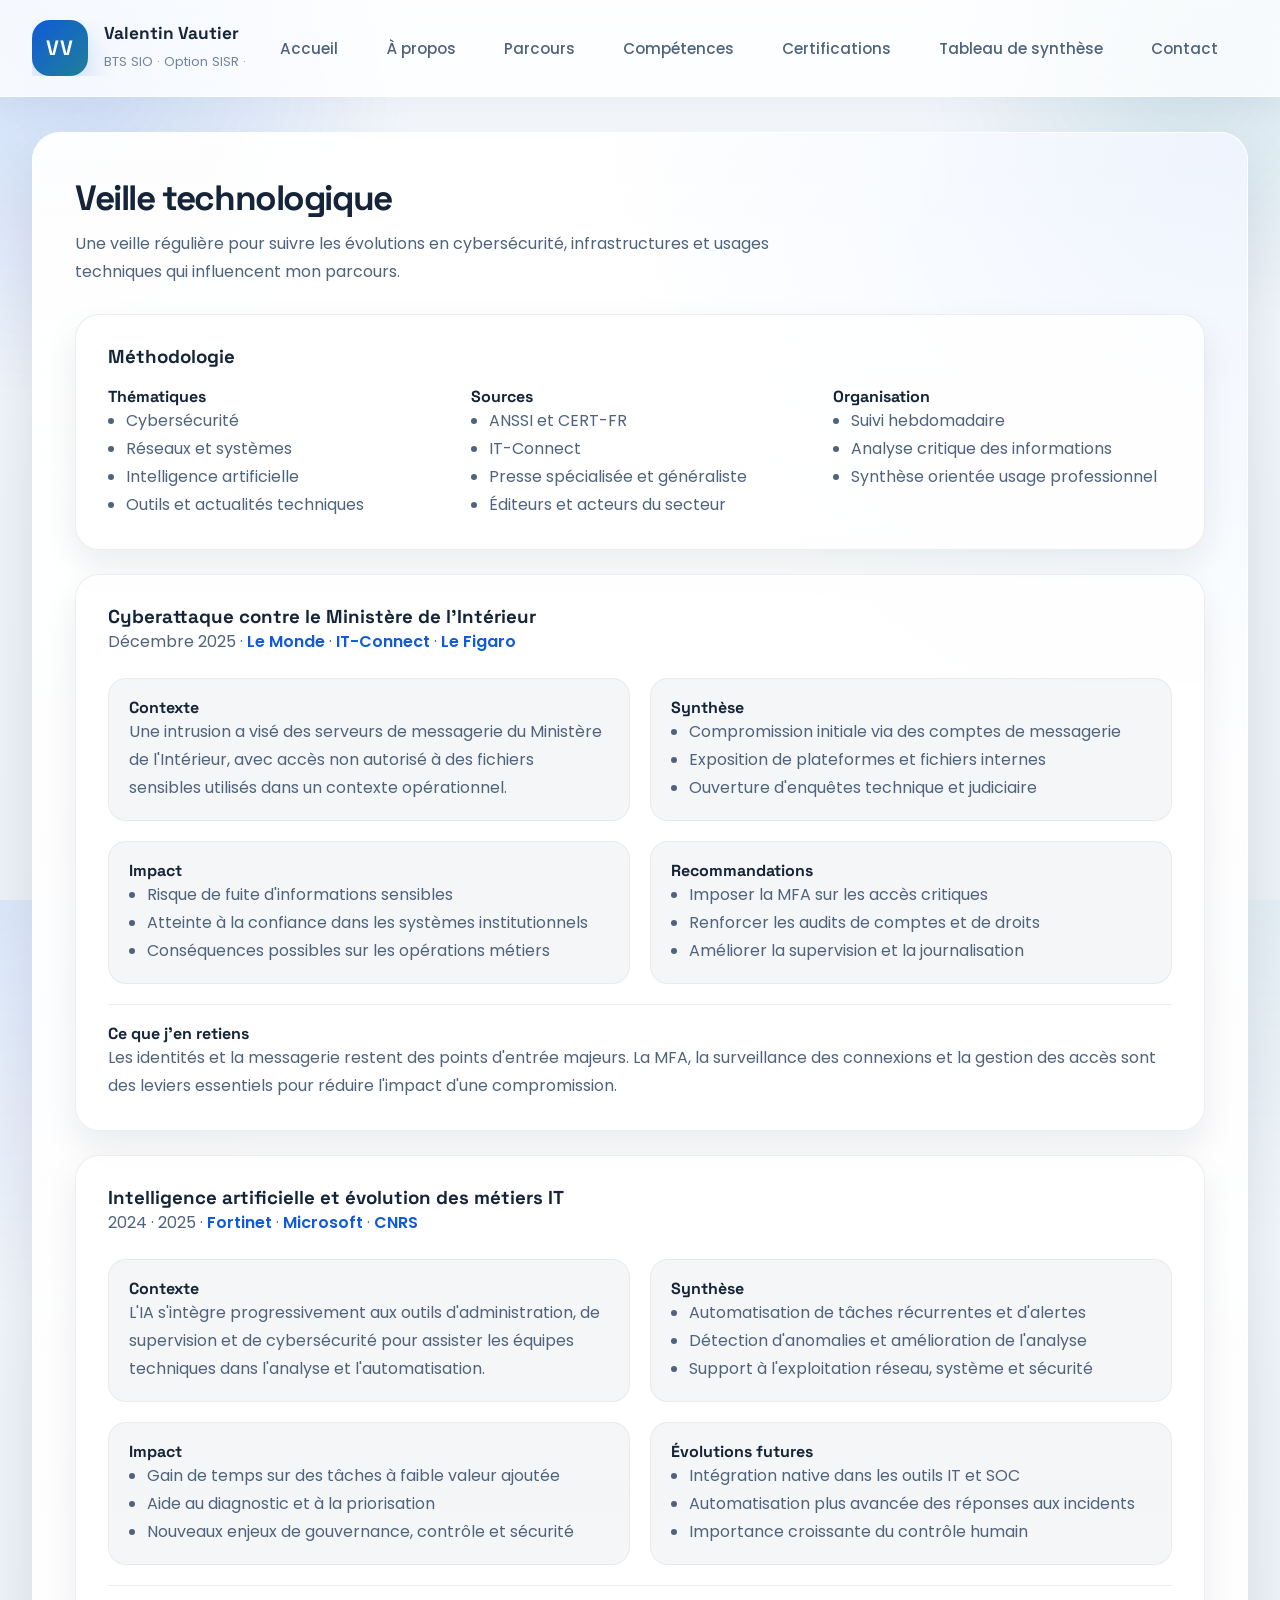
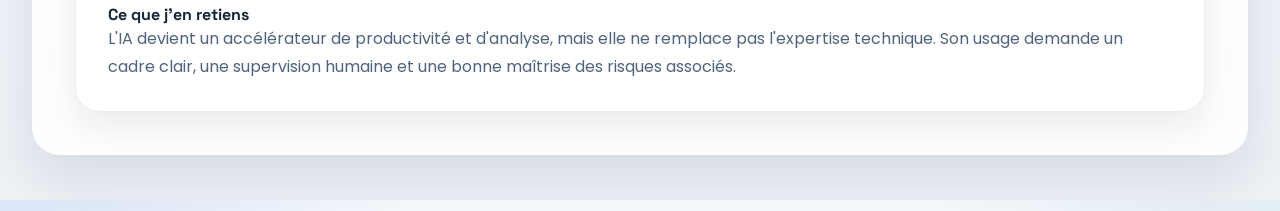
<file: HTML/veille.html>
<!DOCTYPE html>
<html lang="fr">
  <head>
    <meta charset="UTF-8" />
    <meta name="viewport" content="width=device-width, initial-scale=1.0" />
    <title>Veille technologique · Portfolio Valentin Vautier</title>
    <link rel="preconnect" href="https://fonts.googleapis.com" />
    <link rel="preconnect" href="https://fonts.gstatic.com" crossorigin />
    <link
      href="https://fonts.googleapis.com/css2?family=Poppins:wght@300;400;500;600;700&family=Space+Grotesk:wght@500;700&display=swap"
      rel="stylesheet"
    />
    <link rel="stylesheet" href="../CSS/commun.css" />
    <link rel="stylesheet" href="../CSS/veille.css" />
  </head>
  <body>
    <div class="background-glow"></div>

    <aside class="sidebar">
      <button class="sidebar__toggle" aria-label="Ouvrir ou fermer le menu">
        <span></span>
        <span></span>
        <span></span>
      </button>

      <div class="sidebar__inner">
        <div class="profile">
          <div class="avatar" aria-hidden="true">VV</div>
          <h1>Valentin Vautier</h1>
          <p class="subtitle">BTS SIO · Option SISR · </p>
        </div>

        <nav class="sidebar__nav" aria-label="Navigation principale">
          <a href="../index.html" class="nav-link">Accueil</a>
          <a href="a-propos.html" class="nav-link">À propos</a>
          <a href="parcours.html" class="nav-link">Parcours</a>
          <a href="competences.html" class="nav-link">Compétences</a>
          <a href="certifications.html" class="nav-link">Certifications</a>
          <a href="tableau-synthese.html" class="nav-link">Tableau de synthèse</a>
          <a href="contact.html" class="nav-link">Contact</a>
        </nav>

        <footer class="sidebar__footer">
          <span class="" aria-hidden="true"></span>
          <span></span>
        </footer>
      </div>
    </aside>

    <main class="content">
      <section id="watch" class="section watch">
        <div class="section__header">
          <h2>Veille technologique</h2>
          <p>
            Une veille régulière pour suivre les évolutions en cybersécurité,
            infrastructures et usages techniques qui influencent mon parcours.
          </p>
        </div>

        <article class="watch__method">
          <h3>Méthodologie</h3>

          <div class="watch__method-grid">
            <div>
              <h4>Thématiques</h4>
              <ul>
                <li>Cybersécurité</li>
                <li>Réseaux et systèmes</li>
                <li>Intelligence artificielle</li>
                <li>Outils et actualités techniques</li>
              </ul>
            </div>

            <div>
              <h4>Sources</h4>
              <ul>
                <li>ANSSI et CERT-FR</li>
                <li>IT-Connect</li>
                <li>Presse spécialisée et généraliste</li>
                <li>Éditeurs et acteurs du secteur</li>
              </ul>
            </div>

            <div>
              <h4>Organisation</h4>
              <ul>
                <li>Suivi hebdomadaire</li>
                <li>Analyse critique des informations</li>
                <li>Synthèse orientée usage professionnel</li>
              </ul>
            </div>
          </div>
        </article>

        <div class="watch__examples">
          <article class="watch__card">
            <header class="watch__card-top">
              <div>
                <h3>Cyberattaque contre le Ministère de l'Intérieur</h3>
                <p class="watch__meta">
                  Décembre 2025 ·
                  <a href="https://www.lemonde.fr/societe/article/2025/12/17/cyberattaque-contre-le-ministere-de-l-interieur_6658320_3224.html" target="_blank" rel="noreferrer">Le Monde</a>
                  ·
                  <a href="https://www.it-connect.fr/cyberattaque-ministere-de-linterieur-les-pirates-ont-bien-eu-acces-a-des-fichiers-importants/" target="_blank" rel="noreferrer">IT-Connect</a>
                  ·
                  <a href="https://www.lefigaro.fr/secteur/high-tech/piratage-du-ministere-de-l-interieur-un-suspect-de-22-ans-interpelle-a-limoges-20251217" target="_blank" rel="noreferrer">Le Figaro</a>
                </p>
              </div>
            </header>

            <div class="watch__card-grid">
              <div>
                <h4>Contexte</h4>
                <p>
                  Une intrusion a visé des serveurs de messagerie du Ministère
                  de l'Intérieur, avec accès non autorisé à des fichiers
                  sensibles utilisés dans un contexte opérationnel.
                </p>
              </div>

              <div>
                <h4>Synthèse</h4>
                <ul>
                  <li>Compromission initiale via des comptes de messagerie</li>
                  <li>Exposition de plateformes et fichiers internes</li>
                  <li>Ouverture d'enquêtes technique et judiciaire</li>
                </ul>
              </div>

              <div>
                <h4>Impact</h4>
                <ul>
                  <li>Risque de fuite d'informations sensibles</li>
                  <li>Atteinte à la confiance dans les systèmes institutionnels</li>
                  <li>Conséquences possibles sur les opérations métiers</li>
                </ul>
              </div>

              <div>
                <h4>Recommandations</h4>
                <ul>
                  <li>Imposer la MFA sur les accès critiques</li>
                  <li>Renforcer les audits de comptes et de droits</li>
                  <li>Améliorer la supervision et la journalisation</li>
                </ul>
              </div>
            </div>

            <div class="watch__learn">
              <h4>Ce que j'en retiens</h4>
              <p>
                Les identités et la messagerie restent des points d'entrée
                majeurs. La MFA, la surveillance des connexions et la gestion
                des accès sont des leviers essentiels pour réduire l'impact
                d'une compromission.
              </p>
            </div>
          </article>

          <article class="watch__card">
            <header class="watch__card-top">
              <div>
                <h3>Intelligence artificielle et évolution des métiers IT</h3>
                <p class="watch__meta">
                  2024 · 2025 ·
                  <a href="https://www.fortinet.com/fr/resources/cyberglossary/artificial-intelligence-in-cybersecurity" target="_blank" rel="noreferrer">Fortinet</a>
                  ·
                  <a href="https://news.microsoft.com/source/emea/2025/11/microsoft-lia-en-france-une-ambition-collective-des-resultats-concrets/?lang=fr" target="_blank" rel="noreferrer">Microsoft</a>
                  ·
                  <a href="https://lejournal.cnrs.fr/dossiers/comment-lintelligence-artificielle-va-changer-nos-vies" target="_blank" rel="noreferrer">CNRS</a>
                </p>
              </div>
            </header>

            <div class="watch__card-grid">
              <div>
                <h4>Contexte</h4>
                <p>
                  L'IA s'intègre progressivement aux outils d'administration,
                  de supervision et de cybersécurité pour assister les équipes
                  techniques dans l'analyse et l'automatisation.
                </p>
              </div>

              <div>
                <h4>Synthèse</h4>
                <ul>
                  <li>Automatisation de tâches récurrentes et d'alertes</li>
                  <li>Détection d'anomalies et amélioration de l'analyse</li>
                  <li>Support à l'exploitation réseau, système et sécurité</li>
                </ul>
              </div>

              <div>
                <h4>Impact</h4>
                <ul>
                  <li>Gain de temps sur des tâches à faible valeur ajoutée</li>
                  <li>Aide au diagnostic et à la priorisation</li>
                  <li>Nouveaux enjeux de gouvernance, contrôle et sécurité</li>
                </ul>
              </div>

              <div>
                <h4>Évolutions futures</h4>
                <ul>
                  <li>Intégration native dans les outils IT et SOC</li>
                  <li>Automatisation plus avancée des réponses aux incidents</li>
                  <li>Importance croissante du contrôle humain</li>
                </ul>
              </div>
            </div>

            <div class="watch__learn">
              <h4>Ce que j'en retiens</h4>
              <p>
                L'IA devient un accélérateur de productivité et d'analyse, mais
                elle ne remplace pas l'expertise technique. Son usage demande un
                cadre clair, une supervision humaine et une bonne maîtrise des
                risques associés.
              </p>
            </div>
          </article>
        </div>
      </section>
    </main>

    <script src="../JS/script.js"></script>
  </body>
</html>
</file>
<file: CSS/commun.css>
:root {
  --bg-primary: #eef3f9;
  --bg-secondary: #ffffff;
  --surface: rgba(255, 255, 255, 0.9);
  --surface-strong: #ffffff;
  --surface-alt: rgba(15, 31, 58, 0.04);
  --accent: #0f5bd8;
  --accent-strong: #0b43a8;
  --accent-soft: rgba(15, 91, 216, 0.1);
  --accent-contrast: #ffffff;
  --text-primary: #152438;
  --text-secondary: #4f637d;
  --muted: #72849c;
  --border-soft: rgba(21, 36, 56, 0.1);
  --border-strong: rgba(15, 91, 216, 0.18);
  --shadow: 0 24px 56px rgba(11, 23, 43, 0.1);
  --shadow-soft: 0 16px 34px rgba(11, 23, 43, 0.08);
  --header-height: 96px;
  --content-max: 1320px;
  --transition: 220ms ease;
  --radius-lg: 28px;
  --radius-md: 22px;
  --font-body: "Poppins", system-ui, -apple-system, BlinkMacSystemFont,
    "Segoe UI", sans-serif;
  --font-heading: "Space Grotesk", "Poppins", system-ui, sans-serif;
}

* {
  margin: 0;
  padding: 0;
  box-sizing: border-box;
}

html {
  scroll-behavior: smooth;
  height: 100%;
}

body {
  font-family: var(--font-body);
  background:
    radial-gradient(circle at top left, rgba(15, 91, 216, 0.12), transparent 26%),
    radial-gradient(circle at 100% 0%, rgba(14, 116, 144, 0.09), transparent 22%),
    linear-gradient(180deg, #f8fbff 0%, #eef3f9 56%, #edf2f7 100%);
  color: var(--text-primary);
  min-height: 100vh;
  overflow-x: hidden;
}

.background-glow {
  position: fixed;
  inset: 0;
  pointer-events: none;
  background:
    radial-gradient(circle at 8% 10%, rgba(59, 130, 246, 0.1), transparent 22%),
    radial-gradient(circle at 92% 8%, rgba(14, 116, 144, 0.08), transparent 18%),
    radial-gradient(circle at 50% 100%, rgba(249, 115, 22, 0.06), transparent 20%);
  z-index: 0;
}

.sidebar {
  position: fixed;
  inset: 0 0 auto 0;
  z-index: 20;
  background: rgba(255, 255, 255, 0.78);
  backdrop-filter: blur(18px);
  border-bottom: 1px solid rgba(255, 255, 255, 0.6);
  box-shadow: 0 12px 30px rgba(11, 23, 43, 0.05);
}

.sidebar__toggle {
  display: none;
}

.sidebar__inner {
  max-width: var(--content-max);
  margin: 0 auto;
  min-height: var(--header-height);
  padding: 18px 32px;
  display: grid;
  grid-template-columns: auto minmax(0, 1fr) auto;
  align-items: center;
  gap: 16px;
}

.profile {
  display: grid;
  grid-template-columns: 56px minmax(0, 1fr);
  grid-template-areas:
    "avatar title"
    "avatar subtitle";
  align-items: center;
  column-gap: 16px;
  row-gap: 2px;
  width: 280px;
  min-width: 280px;
  max-width: 280px;
  overflow: hidden;
}

.avatar {
  grid-area: avatar;
  width: 56px;
  height: 56px;
  border-radius: 18px;
  background:
    linear-gradient(135deg, rgba(15, 91, 216, 1), rgba(14, 116, 144, 0.92));
  color: #fff;
  display: grid;
  place-items: center;
  font-family: var(--font-heading);
  font-size: 1.3rem;
  font-weight: 700;
  letter-spacing: 0.04em;
  box-shadow: 0 14px 30px rgba(15, 91, 216, 0.2);
}

.profile h1 {
  grid-area: title;
  font-family: var(--font-heading);
  font-size: 1.08rem;
  font-weight: 700;
  line-height: 1.1;
  white-space: nowrap;
  overflow: hidden;
  text-overflow: ellipsis;
}

.subtitle {
  grid-area: subtitle;
  color: var(--muted);
  font-size: 0.82rem;
  white-space: nowrap;
  overflow: hidden;
  text-overflow: ellipsis;
}

.sidebar__nav {
  display: flex;
  align-items: center;
  justify-content: flex-end;
  gap: 6px;
  flex-wrap: nowrap;
  min-width: 0;
}

.nav-link {
  text-decoration: none;
  color: var(--text-secondary);
  font-weight: 500;
  padding: 10px 13px;
  border-radius: 999px;
  border: 1px solid transparent;
  transition: background var(--transition), color var(--transition),
    border-color var(--transition), transform var(--transition),
    box-shadow var(--transition);
  display: inline-flex;
  align-items: center;
  gap: 8px;
  white-space: nowrap;
  font-size: 0.95rem;
}

.nav-link::before {
  content: "";
  width: 6px;
  height: 6px;
  border-radius: 50%;
  background: transparent;
  transition: background var(--transition), transform var(--transition);
}

.nav-link:hover,
.nav-link:focus-visible {
  color: var(--text-primary);
  background: rgba(255, 255, 255, 0.9);
  border-color: rgba(15, 91, 216, 0.12);
  transform: translateY(-1px);
  box-shadow: 0 10px 22px rgba(11, 23, 43, 0.05);
}

.nav-link.active {
  color: var(--accent);
  background: rgba(15, 91, 216, 0.08);
  border-color: rgba(15, 91, 216, 0.14);
}

.nav-link.active::before {
  background: var(--accent);
  transform: scale(1.15);
}

.sidebar__footer {
  display: inline-flex;
  align-items: center;
  gap: 12px;
  color: var(--muted);
  font-size: 0.88rem;
  justify-self: end;
}

.sidebar__footer span:last-child {
  display: none;
}

. {
  width: 9px;
  height: 9px;
  border-radius: 50%;
  background: #22c55e;
  box-shadow: 0 0 0 6px rgba(34, 197, 94, 0.12);
}

.theme-toggle {
  appearance: none;
  border: 1px solid rgba(21, 36, 56, 0.1);
  background: rgba(255, 255, 255, 0.88);
  color: var(--text-primary);
  border-radius: 999px;
  padding: 10px 14px;
  font: inherit;
  font-size: 0.92rem;
  font-weight: 600;
  cursor: pointer;
  display: inline-flex;
  align-items: center;
  gap: 8px;
  transition: background var(--transition), color var(--transition),
    border-color var(--transition), transform var(--transition),
    box-shadow var(--transition);
}

.theme-toggle:hover,
.theme-toggle:focus-visible {
  border-color: rgba(15, 91, 216, 0.2);
  color: var(--accent);
  transform: translateY(-1px);
  box-shadow: 0 12px 24px rgba(11, 23, 43, 0.08);
}

.theme-toggle__dot {
  width: 10px;
  height: 10px;
  border-radius: 50%;
  background: linear-gradient(135deg, #f59e0b, #fcd34d);
  box-shadow: 0 0 0 5px rgba(245, 158, 11, 0.14);
}

.content {
  max-width: var(--content-max);
  margin: 0 auto;
  padding: calc(var(--header-height) + 36px) 32px 56px;
  display: flex;
  flex-direction: column;
  gap: 40px;
  position: relative;
  z-index: 1;
}

.section {
  background: linear-gradient(180deg, rgba(255, 255, 255, 0.94), rgba(255, 255, 255, 0.9));
  border-radius: var(--radius-lg);
  padding: 42px;
  box-shadow: var(--shadow);
  border: 1px solid rgba(255, 255, 255, 0.7);
  position: relative;
  overflow: hidden;
  isolation: isolate;
}

.section::before {
  content: "";
  position: absolute;
  inset: 0;
  background:
    radial-gradient(circle at top right, rgba(59, 130, 246, 0.08), transparent 32%),
    linear-gradient(180deg, rgba(255, 255, 255, 0.18), transparent 40%);
  pointer-events: none;
  z-index: -1;
}

.section__header {
  margin-bottom: 28px;
  position: relative;
  z-index: 1;
}

.section__header h2 {
  font-family: var(--font-heading);
  font-size: clamp(2rem, 1.4rem + 1vw, 2.5rem);
  font-weight: 700;
  letter-spacing: -0.04em;
  margin-bottom: 10px;
}

.section__header p {
  color: var(--text-secondary);
  max-width: 720px;
  line-height: 1.75;
  font-size: 1rem;
}

.btn {
  display: inline-flex;
  align-items: center;
  justify-content: center;
  gap: 8px;
  min-height: 48px;
  padding: 12px 20px;
  border-radius: 999px;
  border: 1px solid transparent;
  font-weight: 600;
  text-decoration: none;
  cursor: pointer;
  transition: transform var(--transition), box-shadow var(--transition),
    background var(--transition), border-color var(--transition),
    color var(--transition), filter var(--transition);
}

.btn.primary {
  background: linear-gradient(135deg, #0f5bd8, #0f7ba1);
  color: var(--accent-contrast);
  box-shadow: 0 16px 34px rgba(15, 91, 216, 0.2);
}

.btn.primary:hover,
.btn.primary:focus-visible {
  transform: translateY(-2px);
  box-shadow: 0 22px 38px rgba(15, 91, 216, 0.24);
  filter: saturate(1.05);
}

.btn.ghost {
  background: rgba(255, 255, 255, 0.86);
  border-color: rgba(21, 36, 56, 0.12);
  color: var(--text-primary);
  box-shadow: 0 10px 24px rgba(11, 23, 43, 0.05);
}

.btn.ghost:hover,
.btn.ghost:focus-visible {
  border-color: rgba(15, 91, 216, 0.18);
  color: var(--accent);
  transform: translateY(-2px);
}

.content > .section,
.section .section__header,
.about__grid article,
.timeline-item,
.skill-card,
.project-card,
.cert-card,
.contact__card,
.watch__method,
.watch__card,
.synthese-card {
  animation: rise-in 720ms ease both;
}

.content > .section:nth-child(2),
.section .section__header:nth-child(2),
.about__grid article:nth-child(2),
.timeline-item:nth-child(2),
.skill-card:nth-child(2),
.project-card:nth-child(2),
.cert-card:nth-child(2),
.watch__card:nth-child(2) {
  animation-delay: 80ms;
}

.about__grid article:nth-child(3),
.timeline-item:nth-child(3),
.skill-card:nth-child(3),
.project-card:nth-child(3),
.cert-card:nth-child(3),
.watch__card:nth-child(3) {
  animation-delay: 140ms;
}

.about__grid article:nth-child(4),
.timeline-item:nth-child(4),
.skill-card:nth-child(4),
.project-card:nth-child(4),
.cert-card:nth-child(4),
.watch__card:nth-child(4) {
  animation-delay: 180ms;
}

@keyframes rise-in {
  from {
    opacity: 0;
    transform: translateY(18px);
  }

  to {
    opacity: 1;
    transform: translateY(0);
  }
}

body[data-theme="dark"] {
  --bg-primary: #0c1423;
  --bg-secondary: #111b2c;
  --surface: rgba(16, 24, 39, 0.9);
  --surface-strong: rgba(16, 24, 39, 0.96);
  --surface-alt: rgba(255, 255, 255, 0.04);
  --accent: #77a9ff;
  --accent-strong: #9ac0ff;
  --accent-soft: rgba(119, 169, 255, 0.12);
  --text-primary: #edf3fb;
  --text-secondary: #b6c3d4;
  --muted: #89a1ba;
  --border-soft: rgba(255, 255, 255, 0.08);
  --border-strong: rgba(119, 169, 255, 0.18);
  --shadow: 0 24px 56px rgba(2, 8, 20, 0.42);
  --shadow-soft: 0 16px 34px rgba(2, 8, 20, 0.3);
}

body[data-theme="dark"] {
  background:
    radial-gradient(circle at top left, rgba(116, 167, 255, 0.12), transparent 26%),
    radial-gradient(circle at 100% 0%, rgba(45, 212, 191, 0.08), transparent 18%),
    linear-gradient(180deg, #0b1320 0%, #101a2b 100%);
}

body[data-theme="dark"] .sidebar {
  background: rgba(8, 14, 24, 0.82);
  border-bottom-color: rgba(255, 255, 255, 0.06);
}

body[data-theme="dark"] .section,
body[data-theme="dark"] .cert-card,
body[data-theme="dark"] .skill-card,
body[data-theme="dark"] .project-card,
body[data-theme="dark"] .contact__card,
body[data-theme="dark"] .path__map,
body[data-theme="dark"] .tool-card,
body[data-theme="dark"] .timeline-item__body,
body[data-theme="dark"] .synthese-card,
body[data-theme="dark"] .synthese-table-wrap,
body[data-theme="dark"] .about__grid article,
body[data-theme="dark"] .hero__panel,
body[data-theme="dark"] .hero__stat,
body[data-theme="dark"] .overview-card {
  background: linear-gradient(180deg, rgba(18, 26, 40, 0.96), rgba(16, 24, 38, 0.94));
  border-color: rgba(255, 255, 255, 0.08);
  box-shadow: 0 20px 44px rgba(2, 8, 20, 0.3);
}

body[data-theme="dark"] .timeline-item__panel,
body[data-theme="dark"] .project-card.placeholder,
body[data-theme="dark"] .synthese-table th {
  background: rgba(12, 20, 34, 0.96);
}

body[data-theme="dark"] .btn.ghost,
body[data-theme="dark"] .theme-toggle {
  background: rgba(255, 255, 255, 0.03);
  border-color: rgba(255, 255, 255, 0.1);
  color: var(--text-primary);
}

body[data-theme="dark"] .nav-link:hover,
body[data-theme="dark"] .nav-link:focus-visible {
  background: rgba(255, 255, 255, 0.05);
  border-color: rgba(119, 169, 255, 0.12);
  box-shadow: none;
}

body[data-theme="dark"] .nav-link.active {
  background: rgba(119, 169, 255, 0.12);
  border-color: rgba(119, 169, 255, 0.18);
}

body[data-theme="dark"] .theme-toggle__dot {
  background: linear-gradient(135deg, #cbd5e1, #ffffff);
  box-shadow: 0 0 0 5px rgba(255, 255, 255, 0.08);
}

@media (max-width: 1220px) {
  .sidebar__inner {
    grid-template-columns: auto minmax(0, 1fr) auto;
    gap: 12px;
    padding-inline: 24px;
  }

  .profile {
    min-width: 240px;
    max-width: 240px;
  }

  .nav-link {
    padding: 10px 10px;
    font-size: 0.92rem;
  }

  .sidebar__footer .,
  .sidebar__footer span:last-child {
    display: none;
  }
}

@media (max-width: 900px) {
  .sidebar {
    background: transparent;
    border-bottom: 0;
    backdrop-filter: none;
    box-shadow: none;
  }

  .sidebar__toggle {
    position: fixed;
    top: 18px;
    right: 18px;
    width: 50px;
    height: 50px;
    border-radius: 16px;
    border: 1px solid rgba(21, 36, 56, 0.1);
    background: rgba(255, 255, 255, 0.92);
    backdrop-filter: blur(14px);
    display: grid;
    place-items: center;
    gap: 5px;
    z-index: 30;
    box-shadow: 0 12px 24px rgba(15, 23, 42, 0.08);
  }

  .sidebar__toggle span {
    display: block;
    width: 20px;
    height: 2px;
    border-radius: 999px;
    background: var(--text-primary);
  }

  .sidebar__inner {
    position: fixed;
    top: 16px;
    left: 16px;
    right: 16px;
    grid-template-columns: 1fr;
    gap: 18px;
    min-height: auto;
    padding: 22px;
    background: rgba(255, 255, 255, 0.95);
    border: 1px solid rgba(21, 36, 56, 0.08);
    border-radius: 24px;
    box-shadow: var(--shadow);
    transform: translateY(-120%);
    transition: transform var(--transition);
  }

  .sidebar.open .sidebar__inner {
    transform: translateY(0);
  }

  .profile {
    justify-content: flex-start;
    min-width: 0;
    max-width: none;
  }

  .sidebar__nav {
    flex-direction: column;
    align-items: stretch;
    gap: 8px;
  }

  .nav-link {
    justify-content: flex-start;
    width: 100%;
  }

  .sidebar__footer {
    display: flex;
    justify-self: start;
  }

  .sidebar__footer .,
  .sidebar__footer span:last-child {
    display: inline-flex;
  }

  .content {
    padding: 88px 20px 36px;
  }
}

@media (max-width: 640px) {
  .section {
    padding: 30px 22px;
    border-radius: 22px;
  }

  .profile h1 {
    font-size: 1rem;
  }

  .subtitle,
  .sidebar__footer {
    font-size: 0.82rem;
  }

  .section__header p {
    font-size: 0.96rem;
  }
}

@media (prefers-reduced-motion: reduce) {
  *,
  *::before,
  *::after {
    animation-duration: 0.01ms !important;
    animation-iteration-count: 1 !important;
    transition-duration: 0.01ms !important;
    scroll-behavior: auto !important;
  }
}
</file>
<file: CSS/accueil.css>
.hero {
  display: grid;
  grid-template-columns: minmax(0, 1.35fr) minmax(280px, 0.72fr);
  gap: 32px;
  align-items: stretch;
}

.hero__text {
  position: relative;
  z-index: 1;
  padding-right: 12px;
}

.hero__eyebrow {
  text-transform: uppercase;
  letter-spacing: 3px;
  font-size: 0.82rem;
  color: var(--accent);
  margin-bottom: 14px;
  font-weight: 600;
}

.hero h2 {
  font-size: clamp(2.4rem, 3vw + 1rem, 3.7rem);
  margin-bottom: 18px;
  line-height: 1.04;
  max-width: 16ch;
  letter-spacing: -0.04em;
}

.hero h2 span {
  display: block;
}

.hero p {
  color: var(--text-secondary);
  line-height: 1.8;
  max-width: 62ch;
  font-size: 1rem;
}

.hero__cta {
  display: flex;
  gap: 16px;
  margin-top: 32px;
}

.hero__badge {
  background: linear-gradient(180deg, rgba(31, 79, 214, 0.05), rgba(31, 79, 214, 0.015));
  border: 1px solid rgba(31, 79, 214, 0.09);
  border-radius: 24px;
  padding: 32px;
  display: flex;
  flex-direction: column;
  gap: 16px;
  position: relative;
  z-index: 1;
  align-self: stretch;
}

.hero__badge::before {
  content: "";
  position: absolute;
  inset: 0;
  border-radius: inherit;
  background: linear-gradient(135deg, rgba(255, 255, 255, 0.45), transparent);
  opacity: 0.8;
}

.hero__badge .badge-title {
  font-size: 1.2rem;
  font-weight: 600;
  color: var(--text-primary);
}

@media (max-width: 900px) {
  .hero {
    grid-template-columns: 1fr;
  }

  .hero__badge {
    order: -1;
  }
}

@media (max-width: 640px) {
  .hero__cta {
    flex-direction: column;
  }

  .hero h2 {
    max-width: none;
  }
}
</file>
<file: CSS/a-propos.css>
.about__grid {
  display: grid;
  grid-template-columns: repeat(3, 1fr);
  gap: 24px;
  position: relative;
  z-index: 1;
}

.about__grid article {
  background: #fff;
  border-radius: 18px;
  padding: 24px;
  border: 1px solid rgba(24, 37, 54, 0.08);
  box-shadow: 0 12px 28px rgba(15, 23, 42, 0.05);
  transition: transform var(--transition), box-shadow var(--transition),
    border-color var(--transition);
}

.about__grid article:hover {
  transform: translateY(-4px);
  box-shadow: var(--shadow);
  border-color: var(--border-strong);
}

.about__card {
  display: flex;
  flex-direction: column;
  height: 100%;
}

.about__grid h3 {
  font-size: 1.2rem;
  margin-bottom: 12px;
}

.about__grid ul {
  list-style: none;
  display: grid;
  gap: 8px;
  color: var(--text-secondary);
}

.tagline {
  font-weight: 600;
  color: var(--accent);
  margin-bottom: 12px;
}

.about__wide {
  grid-column: 1 / -1;
}

.about__wide-intro {
  margin-top: 8px;
  margin-bottom: 16px;
  color: var(--text-secondary);
}

.about__wide-grid {
  display: grid;
  grid-template-columns: repeat(3, 1fr);
  gap: 24px;
  margin-top: 12px;
}

.about__wide-grid h4 {
  font-size: 1.05rem;
  margin-bottom: 10px;
}

.about__wide-grid ul {
  list-style: disc;
  padding-left: 18px;
  margin: 0;
  color: var(--text-secondary);
  display: grid;
  gap: 8px;
}

.about__wide-link {
  display: inline-block;
  margin-top: 18px;
  font-weight: 600;
  color: var(--accent);
  text-decoration: none;
  transition: color var(--transition), transform var(--transition);
}

.about__wide-link:hover {
  transform: translateX(2px);
}

@media (max-width: 900px) {
  .about__grid {
    grid-template-columns: 1fr;
  }

  .about__wide-grid {
    grid-template-columns: 1fr;
  }
}
</file>
<file: CSS/certifications.css>
.certifications__grid {
  display: grid;
  grid-template-columns: repeat(auto-fit, minmax(260px, 1fr));
  gap: 24px;
  position: relative;
  z-index: 1;
}

.cert-card {
  background: #fff;
  border-radius: 20px;
  padding: 24px;
  border: 1px solid rgba(24, 37, 54, 0.08);
  display: grid;
  gap: 10px;
  transition: transform var(--transition), box-shadow var(--transition),
    border-color var(--transition);
  box-shadow: 0 12px 28px rgba(15, 23, 42, 0.05);
}

.cert-card:hover {
  transform: translateY(-4px);
  box-shadow: 0 18px 36px rgba(15, 23, 42, 0.08);
  border-color: rgba(31, 79, 214, 0.18);
}

.cert-card h3 {
  font-family: var(--font-heading);
  font-size: 1.1rem;
  color: var(--text-primary);
}

.cert-card p {
  color: var(--text-secondary);
  font-size: 0.95rem;
}

.cert-card__pdf {
  display: inline-flex;
  align-items: center;
  width: fit-content;
  color: var(--accent);
  text-decoration: none;
  font-weight: 600;
  transition: color var(--transition), transform var(--transition);
}

.cert-card__pdf:hover,
.cert-card__pdf:focus-visible {
  color: #163b9a;
  transform: translateX(2px);
}

.cert-card__meta {
  font-size: 0.85rem;
  opacity: 0.8;
}
</file>
<file: CSS/competences.css>
.skills__rows {
  display: grid;
  gap: 28px;
  position: relative;
  z-index: 1;
}

.skills__row {
  display: grid;
  grid-template-columns: repeat(3, minmax(0, 1fr));
  gap: 24px;
}

.skill-card {
  background: #fff;
  padding: 24px;
  border-radius: 20px;
  border: 1px solid rgba(24, 37, 54, 0.08);
  display: flex;
  flex-direction: column;
  gap: 16px;
  transition: transform var(--transition), box-shadow var(--transition);
  box-shadow: 0 12px 28px rgba(15, 23, 42, 0.05);
}

.skill-card:hover {
  transform: translateY(-4px);
  box-shadow: 0 18px 36px rgba(15, 23, 42, 0.08);
}

.skill-card__project {
  margin-top: auto;
  padding-top: 16px;
  border-top: 1px solid rgba(24, 37, 54, 0.08);
  display: flex;
  flex-wrap: wrap;
  gap: 12px;
  align-items: center;
  color: var(--text-secondary);
  font-size: 0.9rem;
}

.skill-card__link {
  padding: 8px 16px;
  border-radius: 999px;
  border: 1px solid rgba(31, 79, 214, 0.22);
  color: var(--accent);
  font-weight: 600;
  text-decoration: none;
  background: rgba(31, 79, 214, 0.06);
  transition: background var(--transition), color var(--transition),
    transform var(--transition);
}

.skill-card__link:hover,
.skill-card__link:focus {
  background: rgba(31, 79, 214, 0.12);
  color: var(--accent);
  transform: translateY(-1px);
}

.skill-card header {
  font-size: 0.85rem;
  text-transform: uppercase;
  letter-spacing: 2px;
  color: var(--accent);
  font-weight: 700;
}

.skill-card h3 {
  font-family: var(--font-heading);
  font-size: 1.1rem;
}

.skill-card ul {
  list-style: none;
  display: grid;
  gap: 8px;
  color: var(--text-secondary);
}

@media (max-width: 1100px) {
  .skills__row {
    grid-template-columns: repeat(2, minmax(0, 1fr));
  }
}

@media (max-width: 700px) {
  .skills__row {
    grid-template-columns: minmax(0, 1fr);
  }
}

.skill-card__image {
  margin-top: 12px;
  border-radius: 12px;
  overflow: hidden;
}

.skill-card__image img {
  width: 100%;
  height: auto;
  display: block;
}
</file>
<file: CSS/contact.css>
.contact__card {
  background: #fff;
  border-radius: 22px;
  padding: 32px;
  border: 1px solid rgba(24, 37, 54, 0.08);
  display: grid;
  gap: 24px;
  position: relative;
  z-index: 1;
  box-shadow: 0 12px 28px rgba(15, 23, 42, 0.05);
  transition: transform var(--transition), box-shadow var(--transition),
    border-color var(--transition);
}

.contact__card:hover {
  transform: translateY(-4px);
  box-shadow: var(--shadow);
  border-color: var(--border-strong);
}

.contact__card p {
  color: var(--text-secondary);
  line-height: 1.7;
}

.contact__details {
  list-style: none;
  display: grid;
  gap: 10px;
  font-size: 0.95rem;
}

.contact__details li {
  display: flex;
  align-items: center;
  gap: 10px;
  color: var(--text-secondary);
}

.contact__details a {
  color: var(--text-primary);
  text-decoration: none;
  transition: color var(--transition);
}

.contact__details a:hover,
.contact__details a:focus-visible {
  color: var(--accent);
}

.contact__actions {
  display: flex;
  flex-wrap: wrap;
  gap: 16px;
}

@media (max-width: 640px) {
  .contact__actions {
    flex-direction: column;
  }
}
</file>
<file: CSS/entreprise.css>
.path__content {
  display: grid;
  grid-template-columns: repeat(auto-fit, minmax(260px, 1fr));
  gap: 32px;
  position: relative;
  z-index: 1;
}

.path__map {
  background: #fff;
  padding: 28px;
  border-radius: 18px;
  border: 1px solid rgba(24, 37, 54, 0.08);
  box-shadow: 0 12px 28px rgba(15, 23, 42, 0.05);
}

.path__map h3 {
  font-size: 1.3rem;
  margin-bottom: 12px;
}

.path__map p {
  color: var(--text-secondary);
  line-height: 1.7;
}

.path__chips {
  display: flex;
  flex-wrap: wrap;
  gap: 12px;
  align-content: flex-start;
}

.path__chips span {
  padding: 10px 18px;
  border-radius: 999px;
  background: rgba(31, 79, 214, 0.06);
  color: var(--text-secondary);
  font-size: 0.9rem;
  border: 1px solid rgba(31, 79, 214, 0.08);
}
</file>
<file: CSS/forces.css>
﻿.highlights .section__header {
  text-align: left;
}

.highlight__grid {
  display: grid;
  grid-template-columns: repeat(auto-fit, minmax(220px, 1fr));
  gap: 24px;
  position: relative;
  z-index: 1;
}

.highlight-card {
  background: rgba(15, 23, 42, 0.8);
  border-radius: 20px;
  padding: 28px;
  border: 1px solid rgba(148, 163, 184, 0.15);
  display: grid;
  gap: 12px;
  transition: transform var(--transition), border-color var(--transition),
    box-shadow var(--transition);
}

.highlight-card__icon {
  font-size: 32px;
}

.highlight-card h3 {
  font-size: 1.2rem;
}

.highlight-card p {
  color: var(--text-secondary);
  font-size: 0.95rem;
  line-height: 1.5;
}

.highlight-card:hover,
.highlight-card:focus-within {
  transform: translateY(-6px);
  border-color: rgba(111, 89, 255, 0.45);
  box-shadow: 0 24px 45px rgba(15, 23, 42, 0.55);
}

.badge-title {
  text-transform: uppercase;
  letter-spacing: 2px;
  font-size: 0.9rem;
  color: #c4b5fd;
}

/* Responsive */
@media (max-width: 900px) {
  .highlight__grid {
    grid-template-columns: 1fr;
  }
}

@media (max-width: 640px) {
  .highlight__grid {
    grid-template-columns: 1fr;
  }
}
</file>
<file: CSS/outils.css>
.tools .section__header {
  text-align: left;
}

.tools__grid {
  display: grid;
  grid-template-columns: repeat(auto-fit, minmax(220px, 1fr));
  gap: 24px;
  position: relative;
  z-index: 1;
}

.tool-card {
  background: #fff;
  border-radius: 20px;
  padding: 28px;
  border: 1px solid rgba(24, 37, 54, 0.08);
  display: grid;
  gap: 16px;
  transition: transform var(--transition), border-color var(--transition),
    box-shadow var(--transition);
  box-shadow: 0 12px 28px rgba(15, 23, 42, 0.05);
}

.tool-card:hover,
.tool-card:focus-within {
  transform: translateY(-6px);
  border-color: rgba(31, 79, 214, 0.18);
  box-shadow: 0 18px 36px rgba(15, 23, 42, 0.08);
}

.tool-card__tags {
  display: flex;
  flex-wrap: wrap;
  gap: 12px;
}

.tool-card__tags span {
  padding: 8px 14px;
  border-radius: 999px;
  background: rgba(31, 79, 214, 0.06);
  color: var(--text-secondary);
  font-size: 0.85rem;
}

@media (max-width: 640px) {
  .tools__grid {
    grid-template-columns: 1fr;
  }
}
</file>
<file: CSS/parcours.css>
.journey .section__header {
  text-align: left;
}

.journey__timeline {
  position: relative;
  z-index: 1;
  display: grid;
  gap: 24px;
}

.journey__timeline::before {
  content: "";
  position: absolute;
  inset: 12px auto 12px 20px;
  width: 3px;
  background: linear-gradient(180deg, rgba(31, 79, 214, 0.5), transparent);
}

.timeline-item {
  display: grid;
  grid-template-columns: 80px minmax(0, 1fr);
  gap: 24px;
  padding-left: 32px;
  position: relative;
}

.timeline-item::before {
  content: "";
  position: absolute;
  left: 18px;
  top: 12px;
  width: 14px;
  height: 14px;
  border-radius: 50%;
  background: rgba(31, 79, 214, 0.8);
  box-shadow: 0 0 0 6px rgba(31, 79, 214, 0.1);
}

.timeline-item.future::before {
  background: rgba(14, 116, 144, 0.85);
  box-shadow: 0 0 0 6px rgba(14, 116, 144, 0.12);
}

.timeline-item__date {
  font-weight: 600;
  font-size: 1.1rem;
}

.timeline-item__body {
  background: #fff;
  border: 1px solid rgba(24, 37, 54, 0.08);
  border-radius: 18px;
  padding: 20px 24px;
  display: grid;
  gap: 8px;
  box-shadow: 0 12px 28px rgba(15, 23, 42, 0.05);
  transition: transform var(--transition), box-shadow var(--transition),
    border-color var(--transition);
}

.timeline-item__body:hover {
  transform: translateY(-4px);
  box-shadow: var(--shadow);
  border-color: var(--border-strong);
}

.timeline-item--accordion .timeline-item__body {
  gap: 16px;
}

.timeline-item__header {
  display: flex;
  align-items: center;
  justify-content: space-between;
  flex-wrap: wrap;
  gap: 16px;
}

.timeline-item__toggle {
  border: 1px solid rgba(31, 79, 214, 0.18);
  background: rgba(31, 79, 214, 0.06);
  color: var(--accent);
  font-weight: 600;
  padding: 8px 16px;
  border-radius: 999px;
  cursor: pointer;
  transition: background var(--transition), transform var(--transition),
    color var(--transition);
}

.timeline-item__toggle:hover,
.timeline-item__toggle:focus {
  background: rgba(31, 79, 214, 0.12);
  color: var(--accent);
  transform: translateY(-1px);
}

.timeline-item__toggle[aria-expanded="true"] {
  background: rgba(31, 79, 214, 0.14);
  color: var(--accent);
}

.timeline-item__panel {
  border-radius: 14px;
  border: 1px solid rgba(24, 37, 54, 0.08);
  background: #f7f9fc;
  padding: 16px 20px;
  display: grid;
  gap: 10px;
  color: var(--text-secondary);
}

.timeline-item__panel ul {
  display: grid;
  gap: 8px;
  padding-left: 18px;
}

.timeline-item__body h3 {
  font-size: 1.15rem;
}

.timeline-item__body p {
  color: var(--text-secondary);
  line-height: 1.7;
}

@media (max-width: 900px) {
  .journey__timeline::before {
    inset: 12px auto 12px 12px;
  }

  .timeline-item {
    grid-template-columns: minmax(0, 1fr);
    gap: 16px;
    padding-left: 28px;
  }

  .timeline-item__date {
    font-size: 1rem;
  }

  .timeline-item__body {
    padding: 18px 20px;
  }
}
</file>
<file: CSS/projets.css>
.projects__grid {
  display: grid;
  grid-template-columns: repeat(auto-fit, minmax(260px, 1fr));
  gap: 24px;
  position: relative;
  z-index: 1;
}

.project-card {
  background: #fff;
  border-radius: 20px;
  overflow: hidden;
  border: 1px solid rgba(24, 37, 54, 0.08);
  display: flex;
  flex-direction: column;
  min-height: 320px;
  transition: transform var(--transition), box-shadow var(--transition);
  box-shadow: 0 12px 28px rgba(15, 23, 42, 0.05);
}

.project-card:hover {
  transform: translateY(-6px);
  box-shadow: 0 18px 38px rgba(15, 23, 42, 0.08);
}

.project-card__media {
  height: 180px;
  background: linear-gradient(
    135deg,
    rgba(31, 79, 214, 0.12),
    rgba(14, 116, 144, 0.08)
  );
  display: grid;
  place-items: center;
  color: var(--accent);
  font-weight: 600;
  letter-spacing: 1px;
}

.project-card__media span {
  text-transform: uppercase;
  font-size: 0.8rem;
}

.project-card__body {
  padding: 24px;
  display: flex;
  flex-direction: column;
  gap: 12px;
  color: var(--text-secondary);
  flex: 1;
}

.project-card__body h3 {
  font-family: var(--font-heading);
  color: var(--text-primary);
  font-size: 1.2rem;
}

.btn-wrapper {
  margin-top: auto;
  padding-top: 16px;
  border-top: 1px solid rgba(24, 37, 54, 0.08);
}

.project-card.placeholder {
  border-style: dashed;
  border-color: rgba(148, 163, 184, 0.4);
  background: #f8fafc;
  align-items: center;
  text-align: center;
}

.project-card.placeholder .project-card__media {
  background: transparent;
  height: auto;
  padding: 48px 24px 0;
  font-size: 3rem;
  color: rgba(148, 163, 184, 0.6);
}

.project-card.placeholder .project-card__body {
  padding: 24px 32px 32px;
}

@media (max-width: 640px) {
  .projects__grid {
    grid-template-columns: 1fr;
  }
}
</file>
<file: CSS/tableau-synthese.css>
.synthese-card {
  background: rgba(255, 255, 255, 0.86);
  border: 1px solid rgba(21, 36, 56, 0.08);
  border-radius: 24px;
  padding: 30px;
  display: grid;
  gap: 14px;
  box-shadow: var(--shadow-soft);
  transition: transform var(--transition), box-shadow var(--transition),
    border-color var(--transition);
}

.synthese-card:hover {
  transform: translateY(-4px);
  box-shadow: var(--shadow);
  border-color: var(--border-strong);
}

.synthese-card--downloads {
  position: relative;
  z-index: 1;
  background:
    linear-gradient(135deg, rgba(15, 91, 216, 0.08), rgba(14, 116, 144, 0.04)),
    rgba(255, 255, 255, 0.92);
}

.synthese-card h3 {
  font-family: var(--font-heading);
  color: var(--text-primary);
  font-size: 1.3rem;
}

.synthese-card p {
  color: var(--text-secondary);
  line-height: 1.75;
  max-width: 60ch;
}

.synthese-card__eyebrow {
  color: var(--accent);
  text-transform: uppercase;
  letter-spacing: 0.14em;
  font-size: 0.8rem;
  font-weight: 700;
}

.synthese-card__actions {
  display: flex;
  flex-wrap: wrap;
  gap: 12px;
  margin-top: 6px;
}

@media (max-width: 640px) {
  .synthese-card {
    padding: 24px 22px;
  }

  .synthese-card__actions {
    flex-direction: column;
  }
}
</file>
<file: CSS/veille.css>
.watch__method,
.watch__card {
  border-radius: 24px;
  padding: 30px 32px;
  background: rgba(255, 255, 255, 0.84);
  border: 1px solid rgba(21, 36, 56, 0.08);
  box-shadow: var(--shadow-soft);
  transition: transform var(--transition), box-shadow var(--transition),
    border-color var(--transition);
}

.watch__method:hover,
.watch__card:hover {
  transform: translateY(-4px);
  box-shadow: var(--shadow);
  border-color: var(--border-strong);
}

.watch__method {
  margin-top: 8px;
  margin-bottom: 24px;
}

.watch__method h3,
.watch__card h3,
.watch__card-grid h4,
.watch__method-grid h4,
.watch__learn h4 {
  font-family: var(--font-heading);
}

.watch__method-grid {
  display: grid;
  grid-template-columns: repeat(3, 1fr);
  gap: 24px;
  margin-top: 18px;
}

.watch__method-grid ul,
.watch__card-grid ul {
  padding-left: 18px;
}

.watch__method-grid li,
.watch__card-grid li,
.watch__card-grid p,
.watch__method-grid p,
.watch__learn p,
.watch__meta {
  color: var(--text-secondary);
  line-height: 1.75;
}

.watch__examples {
  display: grid;
  gap: 24px;
}

.watch__card-top {
  display: flex;
  align-items: flex-start;
  justify-content: space-between;
  gap: 16px;
  margin-bottom: 22px;
}

.watch__meta a {
  color: var(--accent);
  text-decoration: none;
  font-weight: 600;
}

.watch__meta a:hover,
.watch__meta a:focus-visible {
  text-decoration: underline;
  text-underline-offset: 3px;
}

.watch__card-grid {
  display: grid;
  grid-template-columns: repeat(2, 1fr);
  gap: 20px;
}

.watch__card-grid > div {
  padding: 18px 20px;
  border-radius: 18px;
  background: rgba(15, 31, 58, 0.04);
  border: 1px solid rgba(21, 36, 56, 0.06);
}

.watch__learn {
  margin-top: 20px;
  padding-top: 18px;
  border-top: 1px solid rgba(21, 36, 56, 0.08);
}

@media (max-width: 900px) {
  .watch__method-grid,
  .watch__card-grid {
    grid-template-columns: 1fr;
  }

  .watch__method,
  .watch__card {
    padding: 24px 22px;
  }
}
</file>
